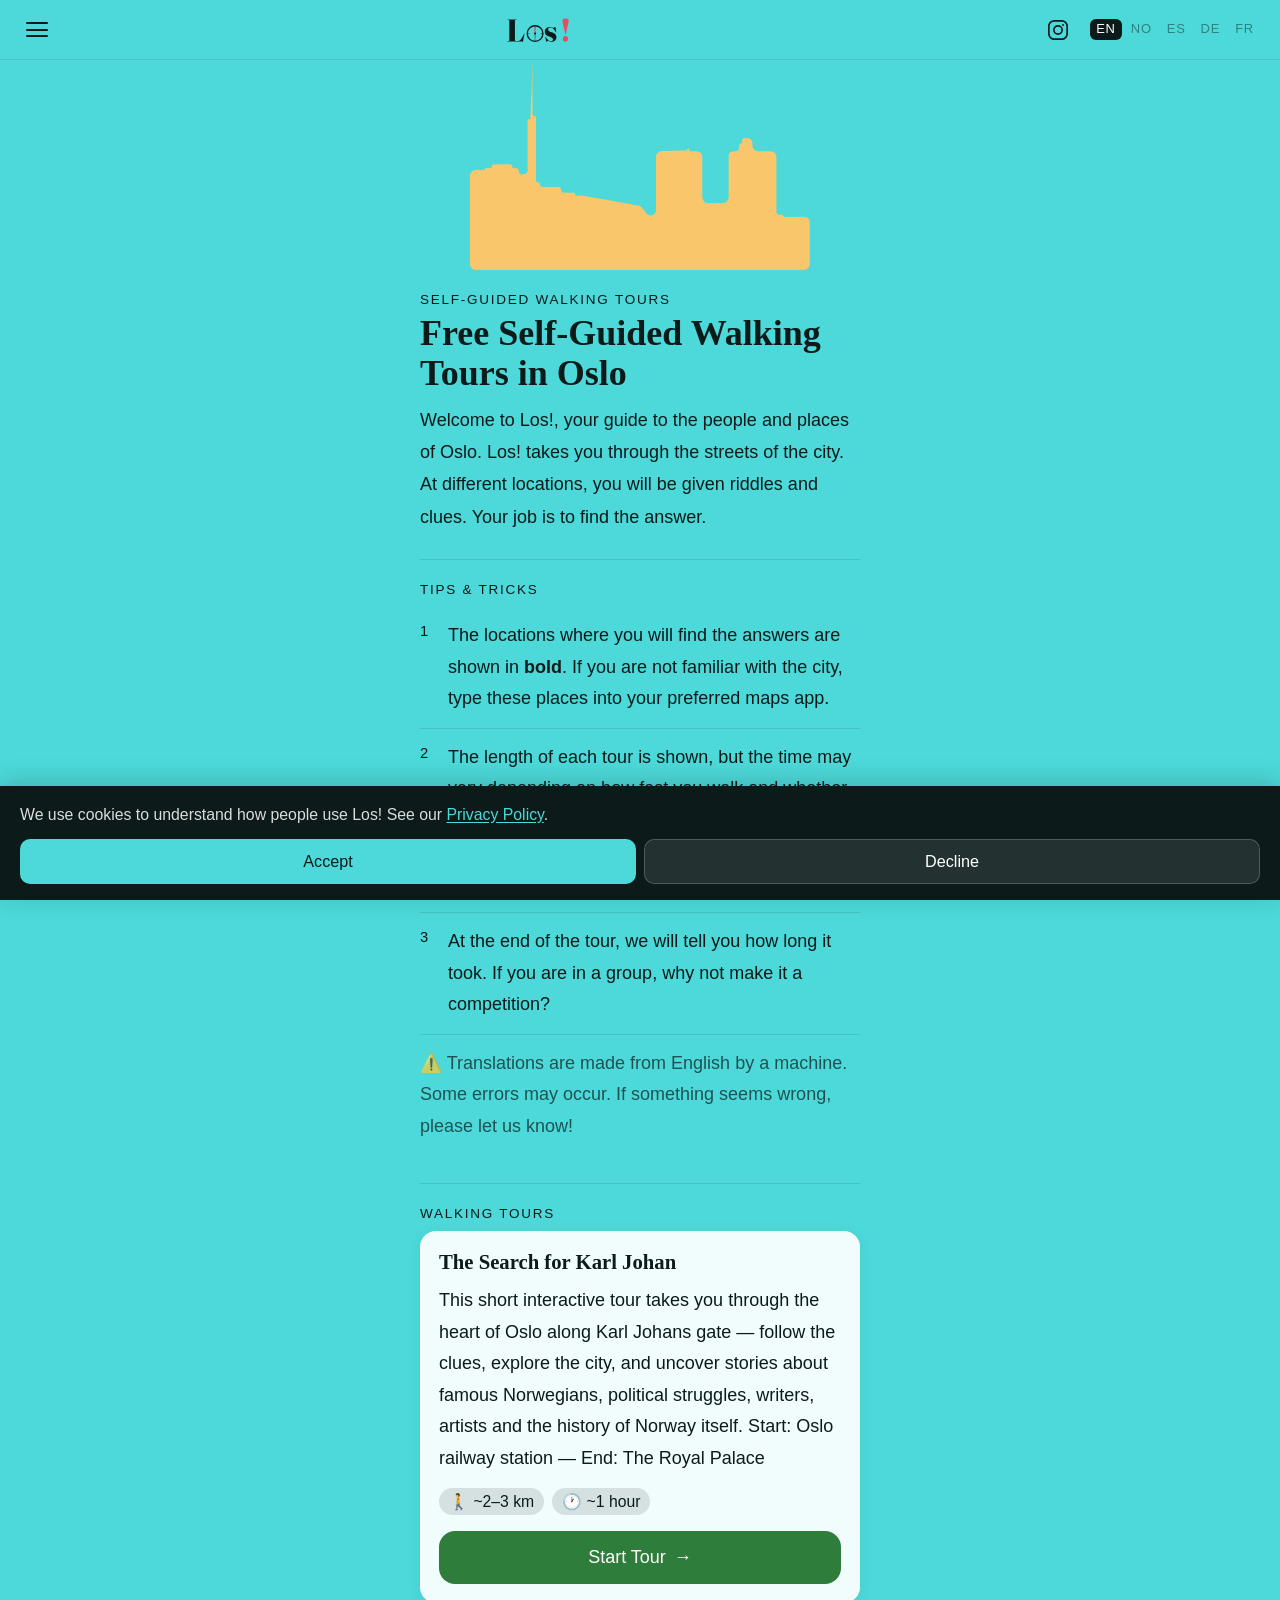
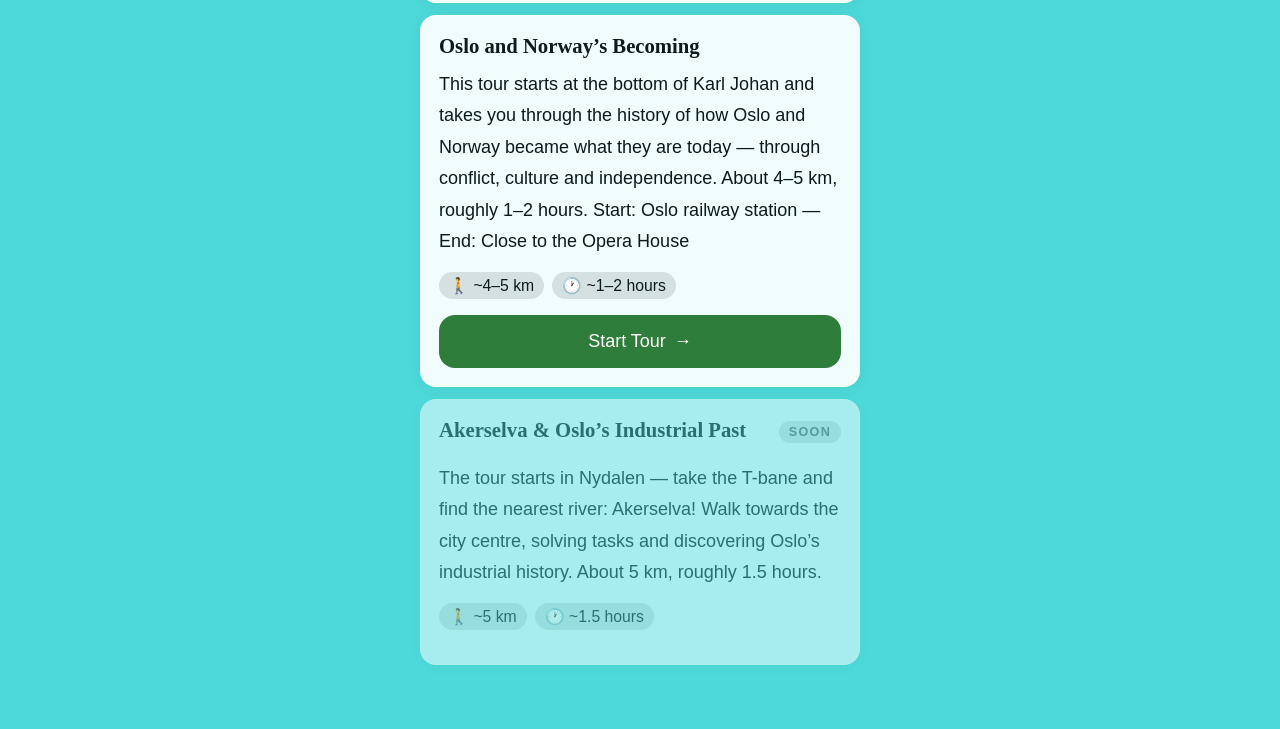
<file: index.html>
<!DOCTYPE html>
<html lang="en">
<head>
    <meta charset="UTF-8">
  <meta name="viewport" content="width=device-width, initial-scale=1.0">
  <title>Los! – Free Self-Guided Walking Tours in Oslo</title>
  <meta name="description" content="Explore Oslo on foot with Los! — free, self-guided walking tours through the city's history, people and places. No booking, no guide needed.">
  <meta name="robots" content="index, follow">
  <link rel="canonical" href="https://loswalk.com/">
  <!-- Open Graph (Facebook, WhatsApp, LinkedIn) -->
  <meta property="og:type" content="website">
  <meta property="og:url" content="https://loswalk.com/">
  <meta property="og:title" content="Los! – Free Self-Guided Walking Tours in Oslo">
  <meta property="og:description" content="Explore Oslo on foot with Los! — free, self-guided walking tours through the city's history, people and places. No booking, no guide needed.">
  <meta property="og:image" content="https://loswalk.com/osloskyline.png">
  <meta property="og:locale" content="en_GB">
  <meta property="og:site_name" content="Los!">
  <!-- Twitter / X card -->
  <meta name="twitter:card" content="summary_large_image">
  <meta name="twitter:title" content="Los! – Free Self-Guided Walking Tours in Oslo">
  <meta name="twitter:description" content="Explore Oslo on foot with Los! — free, self-guided walking tours through the city's history, people and places. No booking, no guide needed.">
  <meta name="twitter:image" content="https://loswalk.com/osloskyline.png">
  <link rel="icon" type="image/png" sizes="32x32" href="favicon-32x32.png">
  <link rel="icon" type="image/png" sizes="16x16" href="favicon-16x16.png">
  <link rel="apple-touch-icon" sizes="180x180" href="favicon-180x180.png">
  <link rel="manifest" href="site.webmanifest">
  <meta name="theme-color" content="#0c1a1a">
  <link rel="stylesheet" href="style.css">
<script type="application/ld+json">
{
  "@context": "https://schema.org",
  "@type": "WebSite",
  "name": "Los!",
  "url": "https://loswalk.com",
  "description": "Free self-guided walking tours in Oslo. Discover the city's history, people and places at your own pace.",
  "inLanguage": ["en", "no", "es", "de", "fr"],
  "offers": {
    "@type": "Offer",
    "price": "0",
    "priceCurrency": "NOK"
  }
}
</script>
<script type="application/ld+json">
{
  "@context": "https://schema.org",
  "@type": "ItemList",
  "name": "Oslo Walking Tours",
  "description": "Free self-guided walking tours in Oslo by Los!",
  "itemListElement": [
    {
      "@type": "ListItem",
      "position": 1,
      "item": {
        "@type": "TouristTrip",
        "name": "Oslo and Norway's Becoming",
        "description": "Walk through the history of how Oslo and Norway became what they are today — through conflict, culture and independence. Starts at Karl Johans gate.",
        "touristType": "History enthusiasts, culture tourists",
        "itinerary": {
          "@type": "ItemList",
          "name": "Tour stops",
          "itemListElement": [
            {"@type": "ListItem", "position": 1, "name": "Østbanehallen, Karl Johans gate"},
            {"@type": "ListItem", "position": 2, "name": "Stortorget, Oslo Cathedral"},
            {"@type": "ListItem", "position": 3, "name": "Stortinget"},
            {"@type": "ListItem", "position": 4, "name": "Nationaltheatret"},
            {"@type": "ListItem", "position": 5, "name": "The Royal Palace"},
            {"@type": "ListItem", "position": 6, "name": "7. juli plassen"},
            {"@type": "ListItem", "position": 7, "name": "Rådhusplassen"},
            {"@type": "ListItem", "position": 8, "name": "Akershus Fortress"},
            {"@type": "ListItem", "position": 9, "name": "Gamle Logen"},
            {"@type": "ListItem", "position": 10, "name": "Oslo Opera House"}
          ]
        },
        "offers": {"@type": "Offer", "price": "0", "priceCurrency": "NOK"},
        "provider": {"@type": "Organization", "name": "Los!", "url": "https://loswalk.com"},
        "url": "https://loswalk.com/game.html?tour=becoming"
      }
    },
    {
      "@type": "ListItem",
      "position": 2,
      "item": {
        "@type": "TouristTrip",
        "name": "The Search for Karl Johan",
        "description": "Walk Karl Johans gate from the railway station to the Royal Palace, solving tasks and discovering the people and places along the city's most famous street.",
        "touristType": "Culture tourists, first-time visitors",
        "itinerary": {
          "@type": "ItemList",
          "name": "Tour stops",
          "itemListElement": [
            {"@type": "ListItem", "position": 1, "name": "Oslo railway station"},
            {"@type": "ListItem", "position": 2, "name": "Stortorget, Oslo Cathedral"},
            {"@type": "ListItem", "position": 3, "name": "Stortinget"},
            {"@type": "ListItem", "position": 4, "name": "Nationaltheatret"},
            {"@type": "ListItem", "position": 5, "name": "The Royal Palace"}
          ]
        },
        "offers": {"@type": "Offer", "price": "0", "priceCurrency": "NOK"},
        "provider": {"@type": "Organization", "name": "Los!", "url": "https://loswalk.com"},
        "url": "https://loswalk.com/game.html?tour=greathits"
      }
    }
  ]
}
</script>
<script type="application/ld+json">
{
  "@context": "https://schema.org",
  "@type": "FAQPage",
  "mainEntity": [
    {
      "@type": "Question",
      "name": "Is Los! free to use?",
      "acceptedAnswer": {
        "@type": "Answer",
        "text": "Yes, Los! is completely free. No booking, no registration, no guide needed. Just show up and start walking."
      }
    },
    {
      "@type": "Question",
      "name": "How long are the walking tours in Oslo?",
      "acceptedAnswer": {
        "@type": "Answer",
        "text": "The Search for Karl Johan is about 2–3 km and takes roughly one hour. The Oslo and Norway's Becoming tour is about 4–5 km and takes 1–2 hours."
      }
    },
    {
      "@type": "Question",
      "name": "Do I need to download an app for the Oslo walking tours?",
      "acceptedAnswer": {
        "@type": "Answer",
        "text": "No download needed. Los! works directly in your mobile browser at loswalk.com."
      }
    },
    {
      "@type": "Question",
      "name": "What languages are the Oslo walking tours available in?",
      "acceptedAnswer": {
        "@type": "Answer",
        "text": "Los! is available in English, Norwegian, Spanish, German and French."
      }
    },
    {
      "@type": "Question",
      "name": "Where do the Oslo walking tours start?",
      "acceptedAnswer": {
        "@type": "Answer",
        "text": "Both active tours start at Oslo railway station (Østbanehallen) at the bottom of Karl Johans gate."
      }
    }
  ]
}
</script>
</head>
<body>

<!-- HEADER -->
<header class="header">
  <button class="hamburger" id="menuBtn" aria-label="Open navigation menu" aria-expanded="false" aria-controls="menuPanel">
    <span></span><span></span><span></span>
  </button>
  <a href="/" style="display:flex;align-items:center;line-height:1;text-decoration:none;" aria-label="Los! home">
    <svg width="85" height="36" viewBox="0 0 260 110" fill="none" xmlns="http://www.w3.org/2000/svg" aria-label="Los! logo">
      <g clip-path="url(#clip0_207_42)">
        <path d="M35.632 23.904L32.416 24.432C31.776 24.56 31.264 24.736 30.88 24.96C30.528 25.184 30.352 25.504 30.352 25.92V86.544C30.352 87.312 30.56 87.856 30.976 88.176C31.424 88.496 32.048 88.656 32.848 88.656H38.752C40.32 88.656 41.872 88.336 43.408 87.696C44.944 87.024 46.512 85.824 48.112 84.096C49.744 82.336 51.408 79.84 53.104 76.608L58.336 66.768C58.464 66.544 58.592 66.4 58.72 66.336C58.848 66.24 58.976 66.224 59.104 66.288C59.328 66.32 59.472 66.416 59.536 66.576C59.6 66.736 59.584 66.976 59.488 67.296L54.928 89.904C54.8 90.448 54.688 90.8 54.592 90.96C54.496 91.12 54.368 91.2 54.208 91.2C53.984 91.2 53.648 91.104 53.2 90.912C52.752 90.72 52.176 90.512 51.472 90.288C50.8 90.096 50 90 49.072 90H7.936C7.712 90 7.536 89.952 7.408 89.856C7.28 89.76 7.216 89.648 7.216 89.52C7.216 89.232 7.472 89.024 7.984 88.896L11.2 88.368C11.904 88.24 12.416 88.064 12.736 87.84C13.088 87.616 13.264 87.296 13.264 86.88V25.92C13.264 25.504 13.088 25.184 12.736 24.96C12.416 24.736 11.904 24.56 11.2 24.432L7.984 23.904C7.472 23.776 7.216 23.568 7.216 23.28C7.216 23.152 7.28 23.04 7.408 22.944C7.536 22.848 7.712 22.8 7.936 22.8H35.728C35.952 22.8 36.128 22.848 36.256 22.944C36.384 23.04 36.448 23.152 36.448 23.28C36.448 23.568 36.176 23.776 35.632 23.904Z" fill="#0C1A1A"/>
        <path d="M92 90C105.255 90 116 79.2548 116 66C116 52.7452 105.255 42 92 42C78.7452 42 68 52.7452 68 66C68 79.2548 78.7452 90 92 90Z" stroke="#0C1A1A" stroke-width="4"/>
        <path d="M92 43V48" stroke="#0C1A1A" stroke-width="1.5" stroke-linecap="round"/>
        <path d="M92 84V89" stroke="#0C1A1A" stroke-width="1.5" stroke-linecap="round"/>
        <path d="M115 66H110" stroke="#0C1A1A" stroke-width="1.5" stroke-linecap="round"/>
        <path d="M69 66H74" stroke="#0C1A1A" stroke-width="1.5" stroke-linecap="round"/>
        <path d="M92 66V48" stroke="#E84C61" stroke-width="4" stroke-linecap="round"/>
        <path opacity="0.35" d="M92 66V80" stroke="#0C1A1A" stroke-width="4" stroke-linecap="round"/>
        <path d="M92 69C93.6569 69 95 67.6569 95 66C95 64.3431 93.6569 63 92 63C90.3431 63 89 64.3431 89 66C89 67.6569 90.3431 69 92 69Z" fill="#0C1A1A"/>
        <path d="M140.496 89.568C142.48 89.568 144.032 89.072 145.152 88.08C146.272 87.056 146.832 85.744 146.832 84.144C146.832 82.992 146.56 81.936 146.016 80.976C145.504 80.016 144.576 79.136 143.232 78.336C141.888 77.504 140.032 76.704 137.664 75.936C133.568 74.624 130.368 73.184 128.064 71.616C125.76 70.016 124.144 68.224 123.216 66.24C122.288 64.256 121.824 62.032 121.824 59.568C121.824 55.28 123.28 51.984 126.192 49.68C129.104 47.344 133.024 46.176 137.952 46.176C139.968 46.176 141.616 46.368 142.896 46.752C144.176 47.104 145.152 47.472 145.824 47.856C146.528 48.24 147.008 48.432 147.264 48.432C147.616 48.432 148.24 48.24 149.136 47.856C150.064 47.472 150.976 47.104 151.872 46.752C152.768 46.368 153.376 46.176 153.696 46.176C153.888 46.176 154.064 46.224 154.224 46.32C154.384 46.416 154.48 46.608 154.512 46.896L156.816 61.104C156.912 61.456 156.928 61.744 156.864 61.968C156.832 62.192 156.736 62.336 156.576 62.4C156.448 62.464 156.32 62.464 156.192 62.4C156.064 62.336 155.936 62.224 155.808 62.064C153.728 58.352 151.76 55.44 149.904 53.328C148.08 51.184 146.256 49.68 144.432 48.816C142.608 47.92 140.656 47.472 138.576 47.472C136.464 47.472 134.832 48 133.68 49.056C132.56 50.112 132 51.52 132 53.28C132 54.528 132.288 55.664 132.864 56.688C133.472 57.712 134.544 58.656 136.08 59.52C137.616 60.352 139.824 61.168 142.704 61.968C146.288 62.96 149.136 64.208 151.248 65.712C153.392 67.216 154.928 68.944 155.856 70.896C156.784 72.816 157.248 74.928 157.248 77.232C157.248 80.048 156.544 82.48 155.136 84.528C153.76 86.576 151.904 88.16 149.568 89.28C147.232 90.4 144.624 90.96 141.744 90.96C139.92 90.96 138.352 90.72 137.04 90.24C135.76 89.792 134.72 89.328 133.92 88.848C133.152 88.368 132.656 88.128 132.432 88.128C132.176 88.128 131.632 88.352 130.8 88.8C130 89.216 129.168 89.632 128.304 90.048C127.44 90.496 126.848 90.72 126.528 90.72C126.304 90.72 126.096 90.624 125.904 90.432C125.712 90.24 125.568 89.92 125.472 89.472L123.648 77.472C123.584 77.024 123.568 76.704 123.6 76.512C123.664 76.288 123.792 76.128 123.984 76.032C124.08 75.968 124.192 75.984 124.32 76.08C124.448 76.144 124.576 76.272 124.704 76.464C127.52 81.168 130.208 84.528 132.768 86.544C135.36 88.56 137.936 89.568 140.496 89.568Z" fill="#0C1A1A"/>
        <path d="M185.584 19.488C188.784 19.488 191.104 20.192 192.544 21.6C194.016 22.976 194.752 24.736 194.752 26.88C194.752 27.808 194.672 28.88 194.512 30.096C194.352 31.28 194.112 32.416 193.792 33.504L185.728 68.976C185.664 69.168 185.6 69.312 185.536 69.408C185.472 69.504 185.344 69.552 185.152 69.552C184.96 69.552 184.832 69.504 184.768 69.408C184.704 69.312 184.64 69.168 184.576 68.976L176.848 33.264C176.432 31.792 176.176 30.608 176.08 29.712C175.984 28.784 175.936 27.824 175.936 26.832C175.936 24.72 176.752 22.976 178.384 21.6C180.016 20.192 182.416 19.488 185.584 19.488ZM184.864 90.816C183.296 90.816 181.872 90.432 180.592 89.664C179.344 88.864 178.336 87.792 177.568 86.448C176.832 85.104 176.464 83.648 176.464 82.08C176.464 80.512 176.848 79.072 177.616 77.76C178.384 76.448 179.392 75.408 180.64 74.64C181.92 73.872 183.328 73.488 184.864 73.488C186.496 73.488 187.952 73.888 189.232 74.688C190.512 75.456 191.52 76.496 192.256 77.808C193.024 79.088 193.408 80.512 193.408 82.08C193.408 83.648 193.024 85.104 192.256 86.448C191.52 87.792 190.512 88.864 189.232 89.664C187.952 90.432 186.496 90.816 184.864 90.816Z" fill="#E84C61"/>
      </g>
      <defs>
        <clipPath id="clip0_207_42">
          <rect width="260" height="110" fill="white"/>
        </clipPath>
      </defs>
    </svg>
  </a>
  <div class="header-right">
    <a href="https://www.instagram.com/loswalk" target="_blank" rel="noopener" class="header-ig-btn" aria-label="Los! on Instagram">
      <svg width="22" height="22" viewBox="0 0 24 24" fill="none" xmlns="http://www.w3.org/2000/svg" aria-hidden="true">
        <rect x="2" y="2" width="20" height="20" rx="6" stroke="#0c1a1a" stroke-width="1.8" fill="none"/>
        <circle cx="12" cy="12" r="4.5" stroke="#0c1a1a" stroke-width="1.8" fill="none"/>
        <circle cx="17.5" cy="6.5" r="1" fill="#0c1a1a"/>
      </svg>
    </a>
    <div id="langSwitcher"></div>
  </div>
</header>

<!-- SLIDE MENU -->
<div class="menu-overlay" id="menuOverlay"></div>
<nav class="menu-panel" id="menuPanel" aria-label="Main navigation" aria-hidden="true">
  <div class="menu-head">
    <button class="menu-close" id="menuClose" aria-label="Close navigation menu">✕</button>
    <img src="loslogo.svg" alt="Los!" style="height:28px;width:auto;filter:brightness(0) invert(1);" />
    <div class="menu-tagline" id="menuTagline">Walking tours · Oslo</div>
  </div>
  <div class="menu-nav">
    <a class="menu-item" id="navHome" href="/">&#8962;&nbsp;&nbsp;Home</a>
    <a class="menu-item" id="navAbout" href="about.html">i&nbsp;&nbsp;About</a>
    <a class="menu-item" id="navPrivacy" href="privacy.html">&#9878;&nbsp;&nbsp;Privacy Policy</a>
  </div>
</nav>

<!-- PAGE -->
<div class="page-wrap">
  <div class="skyline-wrap">
    <img src="osloskyline.png" alt="Oslo skyline silhouette" />
  </div>

  <div class="front-content">
    <p class="eyebrow" id="frontEyebrow">Self-guided walking tours</p>
    <h1 class="front-headline" id="frontHeadline">Free Self-Guided Walking Tours in Oslo</h1>
    <p class="front-intro" id="frontIntro">Welcome to Los!, your guide to the people and places of Oslo. Los! navigates you through the streets of the city. You will be given riddles and clues in different places, and your job is to find the answer.</p>

    <div class="section-divider"></div>
    <p class="tips-label" id="tipsLabel">Tips &amp; Tricks</p>
    <ul class="tips-list">
      <li data-n="1" id="tip1">The locations where you will find the answers are shown in <strong>bold</strong>. If you are not familiar with the city, enter these places into your preferred online maps service.</li>
      <li data-n="2" id="tip2">The duration of the tours is indicated, but may depend on your walking pace and possible stops along the way. We have made some recommendations on cafés and similar stops that might interest you.</li>
      <li data-n="3" id="tip3">At the end of the tour, we will show you how much time you spent. If you are part of a group, why not make it a competition!</li>
      <li data-n="" id="tip4" style="list-style:none;padding-left:0;border-bottom:none;opacity:0.7;">⚠️ Translations are made from English by machine — certain errors might occur. If they bother you, please let us know!</li>
    </ul>

    <div class="section-divider"></div>
    <p class="tips-label" id="toursLabel">Walking Tours</p>

    <!-- Tour 1: The Search for Karl Johan — ACTIVE -->
    <div class="tour-card">
      <h2 class="tour-card-title" id="tour1Title">The Search for Karl Johan</h2>
      <p class="tour-card-desc" id="tour1Desc">This short interactive tour takes you through the heart of Oslo along Karl Johans gate — follow the clues, explore the city, and uncover stories about famous Norwegians, political struggles, writers, artists and the history of Norway itself. Start: Oslo railway station — End: The Royal Palace</p>
      <div class="tour-card-meta">
        <span class="tour-meta-chip">🚶 ~2&#8211;3 km</span>
        <span class="tour-meta-chip">🕐 ~1 hour</span>
      </div>
      <a href="game.html?tour=greathits" class="tour-start-btn" aria-label="Start The Search for Karl Johan tour">
        Start Tour <span class="arrow">&#8594;</span>
      </a>
    </div>

    <!-- Tour 2: Oslo and Norway's Becoming — ACTIVE -->
    <div class="tour-card">
      <h2 class="tour-card-title" id="tour2Title">Oslo and Norway&#8217;s Becoming</h2>
      <p class="tour-card-desc" id="tour2Desc">This tour starts at the bottom of Karl Johan and takes you through the history of how Oslo and Norway became what they are today &#8212; through conflict, culture and independence. About 4&#8211;5 km, roughly 1&#8211;2 hours. Start: Oslo railway station &#8212; End: Close to the Opera House</p>
      <div class="tour-card-meta">
        <span class="tour-meta-chip">🚶 ~4&#8211;5 km</span>
        <span class="tour-meta-chip">🕐 ~1&#8211;2 hours</span>
      </div>
      <a href="game.html?tour=becoming" class="tour-start-btn" aria-label="Start Oslo and Norway's Becoming tour">
        Start Tour <span class="arrow">&#8594;</span>
      </a>
    </div>

    <!-- Tour 3: Akerselva — SOON -->
    <div class="tour-card tour-card--soon">
      <div class="tour-card-header">
        <h2 class="tour-card-title" id="tour3Title">Akerselva &amp; Oslo&#8217;s Industrial Past</h2>
        <span class="tour-soon-badge" id="soonBadge">Soon</span>
      </div>
      <p class="tour-card-desc" id="tour3Desc">The tour starts in Nydalen &#8212; take the T-bane and find the nearest river: Akerselva! Walk towards the city centre, solving tasks and discovering Oslo&#8217;s industrial history along the way. About 5 km, roughly 1.5 hours.</p>
      <div class="tour-card-meta">
        <span class="tour-meta-chip">🚶 ~5 km</span>
        <span class="tour-meta-chip">🕐 ~1.5 hours</span>
      </div>
    </div>

  </div>
</div>

<script src="translations.js"></script>
<script src="game.js"></script>
<script>
  document.addEventListener('DOMContentLoaded', () => { initMenu(); buildLangSwitcher(); applyTranslations(); initConsent(); });
</script>
</body>
</html>
</file>
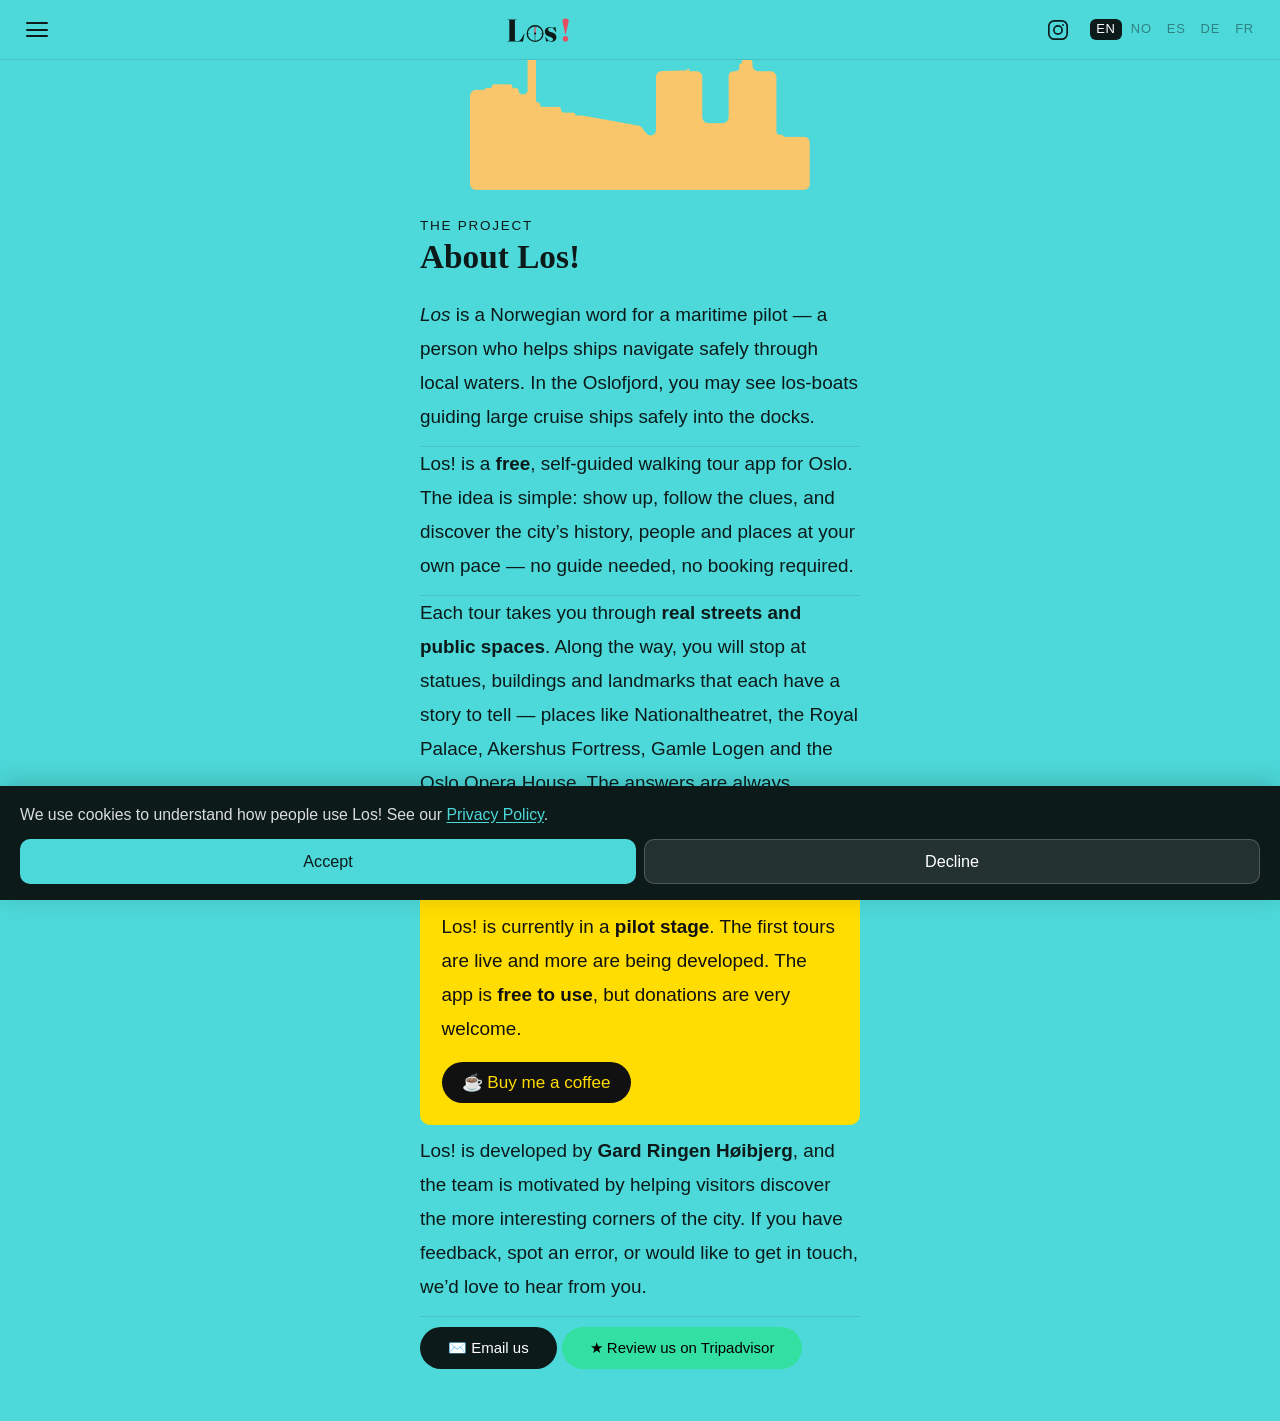
<file: about.html>
<!DOCTYPE html>
<html lang="en">
<head>
    <meta charset="UTF-8">
  <meta name="viewport" content="width=device-width, initial-scale=1.0">
  <title>About Los! – Free Walking Tours in Oslo</title>
  <meta name="description" content="Los! is a free self-guided walking tour app for Oslo. Discover the city's history, statues and stories at your own pace.">
  <meta name="robots" content="index, follow">
  <link rel="canonical" href="https://loswalk.com/about.html">

  <!-- Open Graph (Facebook, WhatsApp, LinkedIn) -->
  <meta property="og:type" content="website">
  <meta property="og:url" content="https://loswalk.com/about.html">
  <meta property="og:title" content="About Los! – Free Walking Tours in Oslo">
  <meta property="og:description" content="Los! is a free self-guided walking tour app for Oslo. Discover the city's history, statues and stories at your own pace.">
  <meta property="og:image" content="https://loswalk.com/osloskyline.png">
  <meta property="og:locale" content="en_GB">
  <meta property="og:site_name" content="Los!">

  <!-- Twitter / X card -->
  <meta name="twitter:card" content="summary_large_image">
  <meta name="twitter:title" content="About Los! – Free Walking Tours in Oslo">
  <meta name="twitter:description" content="Los! is a free self-guided walking tour app for Oslo. Discover the city's history, statues and stories at your own pace.">
  <meta name="twitter:image" content="https://loswalk.com/osloskyline.png">

  <link rel="icon" type="image/png" sizes="32x32" href="favicon-32x32.png">
  <link rel="icon" type="image/png" sizes="16x16" href="favicon-16x16.png">
  <link rel="apple-touch-icon" sizes="180x180" href="favicon-180x180.png">
  <link rel="manifest" href="site.webmanifest">
  <meta name="theme-color" content="#0c1a1a">
  <link rel="stylesheet" href="style.css">
<script type="application/ld+json">
{
  "@context": "https://schema.org",
  "@type": "Organization",
  "name": "Los!",
  "url": "https://loswalk.com",
  "description": "Los! provides free self-guided walking tours in Oslo, Norway. Discover the city's history, statues and stories at your own pace — no guide needed, no booking required.",
  "founder": {
    "@type": "Person",
    "name": "Gard Ringen Høibjerg"
  },
  "areaServed": {
    "@type": "City",
    "name": "Oslo",
    "containedInPlace": {
      "@type": "Country",
      "name": "Norway"
    }
  },
  "offers": {
    "@type": "Offer",
    "price": "0",
    "priceCurrency": "NOK",
    "description": "Free self-guided walking tours"
  },
  "sameAs": [
    "https://loswalk.com"
  ]
}
</script>
</head>
<body>

<!-- HEADER -->
<header class="header">
  <button class="hamburger" id="menuBtn" aria-label="Open navigation menu" aria-expanded="false" aria-controls="menuPanel">
    <span></span><span></span><span></span>
  </button>
<a href="/" style="display:flex;align-items:center;line-height:1;text-decoration:none;" aria-label="Los! home">
    <svg width="85" height="36" viewBox="0 0 260 110" fill="none" xmlns="http://www.w3.org/2000/svg" aria-label="Los! logo">
<g clip-path="url(#clip0_207_42)">
<path d="M35.632 23.904L32.416 24.432C31.776 24.56 31.264 24.736 30.88 24.96C30.528 25.184 30.352 25.504 30.352 25.92V86.544C30.352 87.312 30.56 87.856 30.976 88.176C31.424 88.496 32.048 88.656 32.848 88.656H38.752C40.32 88.656 41.872 88.336 43.408 87.696C44.944 87.024 46.512 85.824 48.112 84.096C49.744 82.336 51.408 79.84 53.104 76.608L58.336 66.768C58.464 66.544 58.592 66.4 58.72 66.336C58.848 66.24 58.976 66.224 59.104 66.288C59.328 66.32 59.472 66.416 59.536 66.576C59.6 66.736 59.584 66.976 59.488 67.296L54.928 89.904C54.8 90.448 54.688 90.8 54.592 90.96C54.496 91.12 54.368 91.2 54.208 91.2C53.984 91.2 53.648 91.104 53.2 90.912C52.752 90.72 52.176 90.512 51.472 90.288C50.8 90.096 50 90 49.072 90H7.936C7.712 90 7.536 89.952 7.408 89.856C7.28 89.76 7.216 89.648 7.216 89.52C7.216 89.232 7.472 89.024 7.984 88.896L11.2 88.368C11.904 88.24 12.416 88.064 12.736 87.84C13.088 87.616 13.264 87.296 13.264 86.88V25.92C13.264 25.504 13.088 25.184 12.736 24.96C12.416 24.736 11.904 24.56 11.2 24.432L7.984 23.904C7.472 23.776 7.216 23.568 7.216 23.28C7.216 23.152 7.28 23.04 7.408 22.944C7.536 22.848 7.712 22.8 7.936 22.8H35.728C35.952 22.8 36.128 22.848 36.256 22.944C36.384 23.04 36.448 23.152 36.448 23.28C36.448 23.568 36.176 23.776 35.632 23.904Z" fill="#0C1A1A"/>
<path d="M92 90C105.255 90 116 79.2548 116 66C116 52.7452 105.255 42 92 42C78.7452 42 68 52.7452 68 66C68 79.2548 78.7452 90 92 90Z" stroke="#0C1A1A" stroke-width="4"/>
<path d="M92 43V48" stroke="#0C1A1A" stroke-width="1.5" stroke-linecap="round"/>
<path d="M92 84V89" stroke="#0C1A1A" stroke-width="1.5" stroke-linecap="round"/>
<path d="M115 66H110" stroke="#0C1A1A" stroke-width="1.5" stroke-linecap="round"/>
<path d="M69 66H74" stroke="#0C1A1A" stroke-width="1.5" stroke-linecap="round"/>
<path d="M92 66V48" stroke="#E84C61" stroke-width="4" stroke-linecap="round"/>
<path opacity="0.35" d="M92 66V80" stroke="#0C1A1A" stroke-width="4" stroke-linecap="round"/>
<path d="M92 69C93.6569 69 95 67.6569 95 66C95 64.3431 93.6569 63 92 63C90.3431 63 89 64.3431 89 66C89 67.6569 90.3431 69 92 69Z" fill="#0C1A1A"/>
<path d="M140.496 89.568C142.48 89.568 144.032 89.072 145.152 88.08C146.272 87.056 146.832 85.744 146.832 84.144C146.832 82.992 146.56 81.936 146.016 80.976C145.504 80.016 144.576 79.136 143.232 78.336C141.888 77.504 140.032 76.704 137.664 75.936C133.568 74.624 130.368 73.184 128.064 71.616C125.76 70.016 124.144 68.224 123.216 66.24C122.288 64.256 121.824 62.032 121.824 59.568C121.824 55.28 123.28 51.984 126.192 49.68C129.104 47.344 133.024 46.176 137.952 46.176C139.968 46.176 141.616 46.368 142.896 46.752C144.176 47.104 145.152 47.472 145.824 47.856C146.528 48.24 147.008 48.432 147.264 48.432C147.616 48.432 148.24 48.24 149.136 47.856C150.064 47.472 150.976 47.104 151.872 46.752C152.768 46.368 153.376 46.176 153.696 46.176C153.888 46.176 154.064 46.224 154.224 46.32C154.384 46.416 154.48 46.608 154.512 46.896L156.816 61.104C156.912 61.456 156.928 61.744 156.864 61.968C156.832 62.192 156.736 62.336 156.576 62.4C156.448 62.464 156.32 62.464 156.192 62.4C156.064 62.336 155.936 62.224 155.808 62.064C153.728 58.352 151.76 55.44 149.904 53.328C148.08 51.184 146.256 49.68 144.432 48.816C142.608 47.92 140.656 47.472 138.576 47.472C136.464 47.472 134.832 48 133.68 49.056C132.56 50.112 132 51.52 132 53.28C132 54.528 132.288 55.664 132.864 56.688C133.472 57.712 134.544 58.656 136.08 59.52C137.616 60.352 139.824 61.168 142.704 61.968C146.288 62.96 149.136 64.208 151.248 65.712C153.392 67.216 154.928 68.944 155.856 70.896C156.784 72.816 157.248 74.928 157.248 77.232C157.248 80.048 156.544 82.48 155.136 84.528C153.76 86.576 151.904 88.16 149.568 89.28C147.232 90.4 144.624 90.96 141.744 90.96C139.92 90.96 138.352 90.72 137.04 90.24C135.76 89.792 134.72 89.328 133.92 88.848C133.152 88.368 132.656 88.128 132.432 88.128C132.176 88.128 131.632 88.352 130.8 88.8C130 89.216 129.168 89.632 128.304 90.048C127.44 90.496 126.848 90.72 126.528 90.72C126.304 90.72 126.096 90.624 125.904 90.432C125.712 90.24 125.568 89.92 125.472 89.472L123.648 77.472C123.584 77.024 123.568 76.704 123.6 76.512C123.664 76.288 123.792 76.128 123.984 76.032C124.08 75.968 124.192 75.984 124.32 76.08C124.448 76.144 124.576 76.272 124.704 76.464C127.52 81.168 130.208 84.528 132.768 86.544C135.36 88.56 137.936 89.568 140.496 89.568Z" fill="#0C1A1A"/>
<path d="M185.584 19.488C188.784 19.488 191.104 20.192 192.544 21.6C194.016 22.976 194.752 24.736 194.752 26.88C194.752 27.808 194.672 28.88 194.512 30.096C194.352 31.28 194.112 32.416 193.792 33.504L185.728 68.976C185.664 69.168 185.6 69.312 185.536 69.408C185.472 69.504 185.344 69.552 185.152 69.552C184.96 69.552 184.832 69.504 184.768 69.408C184.704 69.312 184.64 69.168 184.576 68.976L176.848 33.264C176.432 31.792 176.176 30.608 176.08 29.712C175.984 28.784 175.936 27.824 175.936 26.832C175.936 24.72 176.752 22.976 178.384 21.6C180.016 20.192 182.416 19.488 185.584 19.488ZM184.864 90.816C183.296 90.816 181.872 90.432 180.592 89.664C179.344 88.864 178.336 87.792 177.568 86.448C176.832 85.104 176.464 83.648 176.464 82.08C176.464 80.512 176.848 79.072 177.616 77.76C178.384 76.448 179.392 75.408 180.64 74.64C181.92 73.872 183.328 73.488 184.864 73.488C186.496 73.488 187.952 73.888 189.232 74.688C190.512 75.456 191.52 76.496 192.256 77.808C193.024 79.088 193.408 80.512 193.408 82.08C193.408 83.648 193.024 85.104 192.256 86.448C191.52 87.792 190.512 88.864 189.232 89.664C187.952 90.432 186.496 90.816 184.864 90.816Z" fill="#E84C61"/>
</g>
<defs>
<clipPath id="clip0_207_42">
<rect width="260" height="110" fill="white"/>
</clipPath>
</defs>
</svg>
  </a>
  <div class="header-right">
    <a href="https://www.instagram.com/loswalk" target="_blank" rel="noopener" class="header-ig-btn" aria-label="Los! on Instagram">
    <svg width="22" height="22" viewBox="0 0 24 24" fill="none" xmlns="http://www.w3.org/2000/svg" aria-hidden="true">
      <rect x="2" y="2" width="20" height="20" rx="6" stroke="#0c1a1a" stroke-width="1.8" fill="none"/>
      <circle cx="12" cy="12" r="4.5" stroke="#0c1a1a" stroke-width="1.8" fill="none"/>
      <circle cx="17.5" cy="6.5" r="1" fill="#0c1a1a"/>
    </svg>
  </a>
    <div id="langSwitcher"></div>
  </div>
</header>

<!-- SLIDE MENU -->
<div class="menu-overlay" id="menuOverlay"></div>
<nav class="menu-panel" id="menuPanel" aria-label="Main navigation" aria-hidden="true">
  <div class="menu-head">
    <button class="menu-close" id="menuClose" aria-label="Close navigation menu">✕</button>
    <img src="loslogo.svg" alt="Los!" style="height:28px;width:auto;filter:brightness(0) invert(1);" />
    <div class="menu-tagline" id="menuTagline">Walking tours · Oslo</div>
  </div>
  <div class="menu-nav">
    <a class="menu-item" id="navHome" href="/">⌂  Home</a>
    <a class="menu-item" href="game.html">↗&nbsp;&nbsp;Start Tour</a>
    <a class="menu-item" id="navAbout" href="about.html">i  About</a>
    <a class="menu-item" id="navPrivacy" href="privacy.html">⚖  Privacy Policy</a>
  </div>
</nav>

<!-- PAGE -->
<div class="page-wrap">
  <div class="skyline-wrap sm">
    <img src="osloskyline.png" alt="Oslo skyline silhouette" />
  </div>

  <div class="about-content">
    <p class="eyebrow" id="aboutEyebrow">The project</p>
    <h1 class="page-title" id="aboutTitle">About Los!</h1>
        <div class="about-body">
      <p id="aboutP1"><em>Los</em> is a Norwegian word for a maritime pilot: a person who helps ships navigate in local waters. In the Oslofjord, you may see los-boats helping large cruise ships find their way to the docks.</p>
      <p id="aboutP2">Los! is a <strong>free</strong>, self-guided walking tour app for Oslo. The idea is simple: show up, follow the clues, and discover the city’s history, people, and places at your own pace — no guide needed, no booking required.</p>
      <p id="aboutP3">Each tour takes you through <strong>real streets and public spaces</strong>, stopping at statues, buildings, and landmarks that each carry a story. The answers are always somewhere nearby — look around, read the environment, and enjoy the walk.</p>
      <div class="about-donate">
        <p id="aboutP4">Los! is currently in a <strong>pilot stage</strong>. The first tour is live and more are in development. The app is <strong>free to use</strong>, but donations are very welcome.</p>
        <a href="https://buymeacoffee.com/loswalk" target="_blank" rel="noopener" class="about-coffee-btn">☕ Buy me a coffee</a>
      </div>
      <p id="aboutP5">Los! is developed by <strong>Gard Ringen Høibjerg</strong>, and the team is motivated by helping visitors discover the more interesting corners of the city. If you have feedback, spot an error, or would like to get in touch, we’d love to hear from you.</p>
      <a href="mailto:gard.loswalk@gmail.com" class="about-email-btn" id="aboutEmailBtn">✉️ Email us</a>
      <a href="https://www.tripadvisor.com/UserReviewEdit-g190479-d34460456-Los_Free_digital_self_guided_walking_tours_in_Oslo-Oslo_Eastern_Norway.html" target="_blank" rel="noopener" class="about-ta-btn" id="aboutTripAdvisorBtn">★ Review us on Tripadvisor</a>
    </div>
  </div>
</div>

<script src="translations.js"></script>
<script src="game.js"></script>
<script>
  document.addEventListener('DOMContentLoaded', () => { initMenu(); buildLangSwitcher(); applyTranslations(); initConsent(); });
</script>

</body>
</html>
</file>
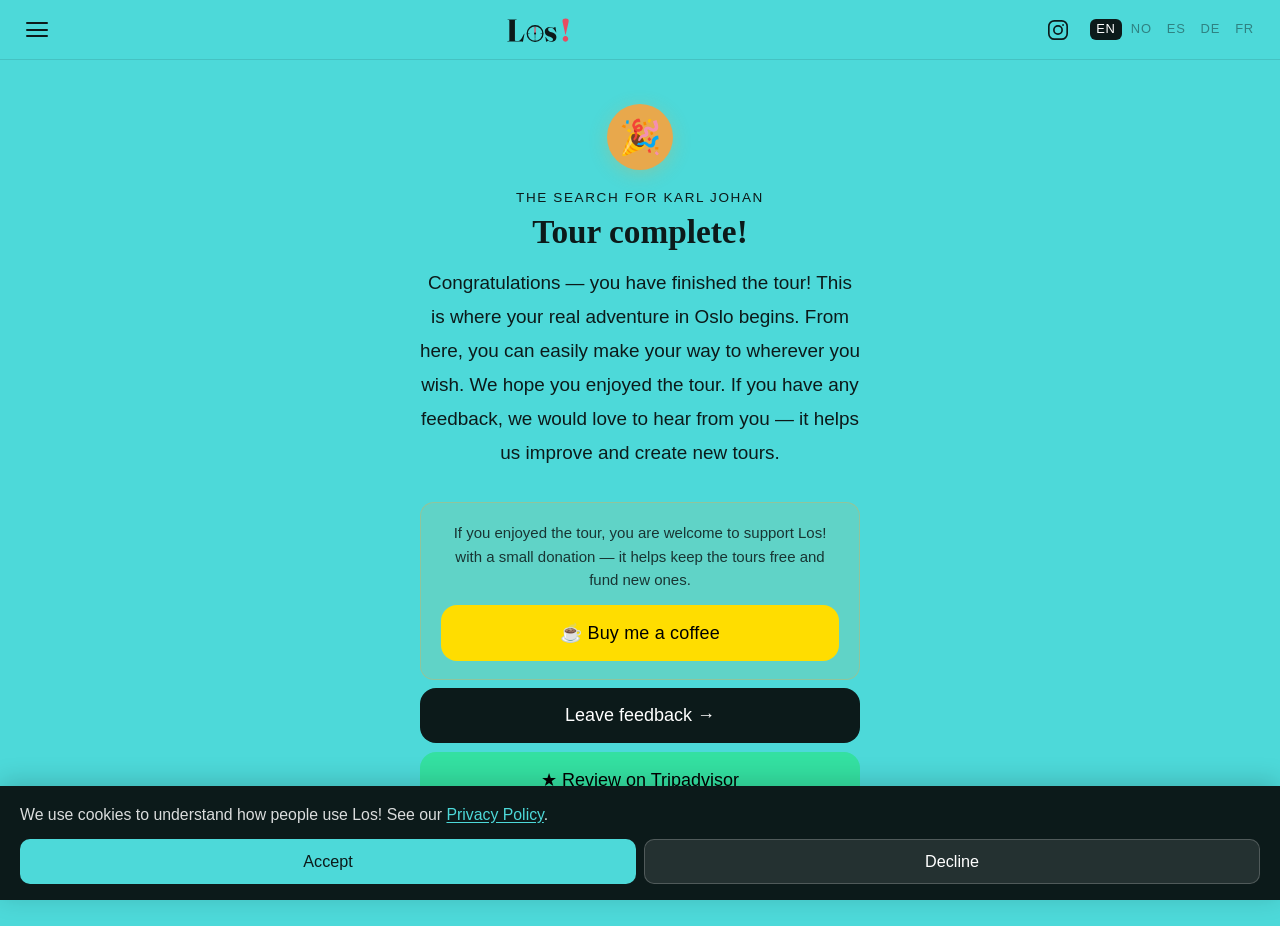
<file: finish.html>
<!DOCTYPE html>
<html lang="en">
<head>
    <meta charset="UTF-8">
  <meta name="viewport" content="width=device-width, initial-scale=1.0">
  <title>Tour Complete! – Los! Oslo Walking Tours</title>
  <meta name="description" content="You have completed an Oslo walking tour with Los! Share your experience and explore more of the city.">
  <meta name="robots" content="noindex, follow">
  <link rel="canonical" href="https://loswalk.com/finish.html">

  <!-- Open Graph (Facebook, WhatsApp, LinkedIn) -->
  <meta property="og:type" content="website">
  <meta property="og:url" content="https://loswalk.com/finish.html">
  <meta property="og:title" content="Tour Complete! – Los! Oslo Walking Tours">
  <meta property="og:description" content="You have completed an Oslo walking tour with Los! Share your experience and explore more of the city.">
  <meta property="og:image" content="https://loswalk.com/osloskyline.png">
  <meta property="og:locale" content="en_GB">
  <meta property="og:site_name" content="Los!">

  <!-- Twitter / X card -->
  <meta name="twitter:card" content="summary_large_image">
  <meta name="twitter:title" content="Tour Complete! – Los! Oslo Walking Tours">
  <meta name="twitter:description" content="You have completed an Oslo walking tour with Los! Share your experience and explore more of the city.">
  <meta name="twitter:image" content="https://loswalk.com/osloskyline.png">

  <link rel="icon" type="image/png" sizes="32x32" href="favicon-32x32.png">
  <link rel="icon" type="image/png" sizes="16x16" href="favicon-16x16.png">
  <link rel="apple-touch-icon" sizes="180x180" href="favicon-180x180.png">
  <link rel="manifest" href="site.webmanifest">
  <meta name="theme-color" content="#0c1a1a">
  <link rel="stylesheet" href="style.css">
</head>
<body>

<!-- HEADER -->
<header class="header">
  <button class="hamburger" id="menuBtn" aria-label="Open navigation menu" aria-expanded="false" aria-controls="menuPanel">
    <span></span><span></span><span></span>
  </button>
<a href="/" style="display:flex;align-items:center;line-height:1;text-decoration:none;" aria-label="Los! home">
    <svg width="85" height="36" viewBox="0 0 260 110" fill="none" xmlns="http://www.w3.org/2000/svg" aria-label="Los! logo">
<g clip-path="url(#clip0_207_42)">
<path d="M35.632 23.904L32.416 24.432C31.776 24.56 31.264 24.736 30.88 24.96C30.528 25.184 30.352 25.504 30.352 25.92V86.544C30.352 87.312 30.56 87.856 30.976 88.176C31.424 88.496 32.048 88.656 32.848 88.656H38.752C40.32 88.656 41.872 88.336 43.408 87.696C44.944 87.024 46.512 85.824 48.112 84.096C49.744 82.336 51.408 79.84 53.104 76.608L58.336 66.768C58.464 66.544 58.592 66.4 58.72 66.336C58.848 66.24 58.976 66.224 59.104 66.288C59.328 66.32 59.472 66.416 59.536 66.576C59.6 66.736 59.584 66.976 59.488 67.296L54.928 89.904C54.8 90.448 54.688 90.8 54.592 90.96C54.496 91.12 54.368 91.2 54.208 91.2C53.984 91.2 53.648 91.104 53.2 90.912C52.752 90.72 52.176 90.512 51.472 90.288C50.8 90.096 50 90 49.072 90H7.936C7.712 90 7.536 89.952 7.408 89.856C7.28 89.76 7.216 89.648 7.216 89.52C7.216 89.232 7.472 89.024 7.984 88.896L11.2 88.368C11.904 88.24 12.416 88.064 12.736 87.84C13.088 87.616 13.264 87.296 13.264 86.88V25.92C13.264 25.504 13.088 25.184 12.736 24.96C12.416 24.736 11.904 24.56 11.2 24.432L7.984 23.904C7.472 23.776 7.216 23.568 7.216 23.28C7.216 23.152 7.28 23.04 7.408 22.944C7.536 22.848 7.712 22.8 7.936 22.8H35.728C35.952 22.8 36.128 22.848 36.256 22.944C36.384 23.04 36.448 23.152 36.448 23.28C36.448 23.568 36.176 23.776 35.632 23.904Z" fill="#0C1A1A"/>
<path d="M92 90C105.255 90 116 79.2548 116 66C116 52.7452 105.255 42 92 42C78.7452 42 68 52.7452 68 66C68 79.2548 78.7452 90 92 90Z" stroke="#0C1A1A" stroke-width="4"/>
<path d="M92 43V48" stroke="#0C1A1A" stroke-width="1.5" stroke-linecap="round"/>
<path d="M92 84V89" stroke="#0C1A1A" stroke-width="1.5" stroke-linecap="round"/>
<path d="M115 66H110" stroke="#0C1A1A" stroke-width="1.5" stroke-linecap="round"/>
<path d="M69 66H74" stroke="#0C1A1A" stroke-width="1.5" stroke-linecap="round"/>
<path d="M92 66V48" stroke="#E84C61" stroke-width="4" stroke-linecap="round"/>
<path opacity="0.35" d="M92 66V80" stroke="#0C1A1A" stroke-width="4" stroke-linecap="round"/>
<path d="M92 69C93.6569 69 95 67.6569 95 66C95 64.3431 93.6569 63 92 63C90.3431 63 89 64.3431 89 66C89 67.6569 90.3431 69 92 69Z" fill="#0C1A1A"/>
<path d="M140.496 89.568C142.48 89.568 144.032 89.072 145.152 88.08C146.272 87.056 146.832 85.744 146.832 84.144C146.832 82.992 146.56 81.936 146.016 80.976C145.504 80.016 144.576 79.136 143.232 78.336C141.888 77.504 140.032 76.704 137.664 75.936C133.568 74.624 130.368 73.184 128.064 71.616C125.76 70.016 124.144 68.224 123.216 66.24C122.288 64.256 121.824 62.032 121.824 59.568C121.824 55.28 123.28 51.984 126.192 49.68C129.104 47.344 133.024 46.176 137.952 46.176C139.968 46.176 141.616 46.368 142.896 46.752C144.176 47.104 145.152 47.472 145.824 47.856C146.528 48.24 147.008 48.432 147.264 48.432C147.616 48.432 148.24 48.24 149.136 47.856C150.064 47.472 150.976 47.104 151.872 46.752C152.768 46.368 153.376 46.176 153.696 46.176C153.888 46.176 154.064 46.224 154.224 46.32C154.384 46.416 154.48 46.608 154.512 46.896L156.816 61.104C156.912 61.456 156.928 61.744 156.864 61.968C156.832 62.192 156.736 62.336 156.576 62.4C156.448 62.464 156.32 62.464 156.192 62.4C156.064 62.336 155.936 62.224 155.808 62.064C153.728 58.352 151.76 55.44 149.904 53.328C148.08 51.184 146.256 49.68 144.432 48.816C142.608 47.92 140.656 47.472 138.576 47.472C136.464 47.472 134.832 48 133.68 49.056C132.56 50.112 132 51.52 132 53.28C132 54.528 132.288 55.664 132.864 56.688C133.472 57.712 134.544 58.656 136.08 59.52C137.616 60.352 139.824 61.168 142.704 61.968C146.288 62.96 149.136 64.208 151.248 65.712C153.392 67.216 154.928 68.944 155.856 70.896C156.784 72.816 157.248 74.928 157.248 77.232C157.248 80.048 156.544 82.48 155.136 84.528C153.76 86.576 151.904 88.16 149.568 89.28C147.232 90.4 144.624 90.96 141.744 90.96C139.92 90.96 138.352 90.72 137.04 90.24C135.76 89.792 134.72 89.328 133.92 88.848C133.152 88.368 132.656 88.128 132.432 88.128C132.176 88.128 131.632 88.352 130.8 88.8C130 89.216 129.168 89.632 128.304 90.048C127.44 90.496 126.848 90.72 126.528 90.72C126.304 90.72 126.096 90.624 125.904 90.432C125.712 90.24 125.568 89.92 125.472 89.472L123.648 77.472C123.584 77.024 123.568 76.704 123.6 76.512C123.664 76.288 123.792 76.128 123.984 76.032C124.08 75.968 124.192 75.984 124.32 76.08C124.448 76.144 124.576 76.272 124.704 76.464C127.52 81.168 130.208 84.528 132.768 86.544C135.36 88.56 137.936 89.568 140.496 89.568Z" fill="#0C1A1A"/>
<path d="M185.584 19.488C188.784 19.488 191.104 20.192 192.544 21.6C194.016 22.976 194.752 24.736 194.752 26.88C194.752 27.808 194.672 28.88 194.512 30.096C194.352 31.28 194.112 32.416 193.792 33.504L185.728 68.976C185.664 69.168 185.6 69.312 185.536 69.408C185.472 69.504 185.344 69.552 185.152 69.552C184.96 69.552 184.832 69.504 184.768 69.408C184.704 69.312 184.64 69.168 184.576 68.976L176.848 33.264C176.432 31.792 176.176 30.608 176.08 29.712C175.984 28.784 175.936 27.824 175.936 26.832C175.936 24.72 176.752 22.976 178.384 21.6C180.016 20.192 182.416 19.488 185.584 19.488ZM184.864 90.816C183.296 90.816 181.872 90.432 180.592 89.664C179.344 88.864 178.336 87.792 177.568 86.448C176.832 85.104 176.464 83.648 176.464 82.08C176.464 80.512 176.848 79.072 177.616 77.76C178.384 76.448 179.392 75.408 180.64 74.64C181.92 73.872 183.328 73.488 184.864 73.488C186.496 73.488 187.952 73.888 189.232 74.688C190.512 75.456 191.52 76.496 192.256 77.808C193.024 79.088 193.408 80.512 193.408 82.08C193.408 83.648 193.024 85.104 192.256 86.448C191.52 87.792 190.512 88.864 189.232 89.664C187.952 90.432 186.496 90.816 184.864 90.816Z" fill="#E84C61"/>
</g>
<defs>
<clipPath id="clip0_207_42">
<rect width="260" height="110" fill="white"/>
</clipPath>
</defs>
</svg>
  </a>
  <div class="header-right">
    <a href="https://www.instagram.com/loswalk" target="_blank" rel="noopener" class="header-ig-btn" aria-label="Los! on Instagram">
    <svg width="22" height="22" viewBox="0 0 24 24" fill="none" xmlns="http://www.w3.org/2000/svg" aria-hidden="true">
      <rect x="2" y="2" width="20" height="20" rx="6" stroke="#0c1a1a" stroke-width="1.8" fill="none"/>
      <circle cx="12" cy="12" r="4.5" stroke="#0c1a1a" stroke-width="1.8" fill="none"/>
      <circle cx="17.5" cy="6.5" r="1" fill="#0c1a1a"/>
    </svg>
  </a>
    <div id="langSwitcher"></div>
  </div>
</header>

<!-- SLIDE MENU -->
<div class="menu-overlay" id="menuOverlay"></div>
<nav class="menu-panel" id="menuPanel" aria-label="Main navigation" aria-hidden="true">
  <div class="menu-head">
    <button class="menu-close" id="menuClose" aria-label="Close navigation menu">✕</button>
    <img src="loslogo.svg" alt="Los!" style="height:28px;width:auto;filter:brightness(0) invert(1);" />
    <div class="menu-tagline" id="menuTagline">Walking tours · Oslo</div>
  </div>
  <div class="menu-nav">
    <a class="menu-item" id="navHome" href="/">⌂  Home</a>
    <a class="menu-item" href="game.html">↗&nbsp;&nbsp;Start Tour</a>
    <a class="menu-item" id="navAbout" href="about.html">i  About</a>
    <a class="menu-item" id="navPrivacy" href="privacy.html">⚖  Privacy Policy</a>
  </div>
</nav>

<!-- PAGE -->
<div class="page-wrap">
  <div class="finish-content">
    <div class="finish-badge">🎉</div>
    <p class="finish-tour-name" id="finishTourName"></p>
    <h1 class="finish-title" id="finishTourComplete">Tour complete!</h1>

    <!-- Time display — hidden until JS populates it -->
    <div class="finish-time-wrap" style="display:none" aria-live="polite">
      <p class="finish-time-label" id="finishTimeLbl">Your time</p>
      <p class="finish-time" id="finishTime"></p>
    </div>
    <div class="finish-skip-wrap" id="finishSkipWrap" style="display:none">
      <p class="finish-skip-label" id="finishSkipLbl">Scenes skipped</p>
      <p class="finish-skip-count" id="finishSkipCount"></p>
    </div>

    <p class="finish-body" id="finishBody"></p>

    <div class="finish-donate-block">
      <p class="finish-donate-text" id="finishDonateText">If you enjoyed the tour, you are welcome to support Los! with a small donation — it helps keep the tours free and fund new ones.</p>
      <a href="https://buymeacoffee.com/loswalk" target="_blank" rel="noopener" class="finish-btn finish-btn-coffee" id="finishCoffeeBtn">☕ Buy me a coffee</a>
    </div>

    <div class="finish-actions">
      <a href="https://forms.gle/ZnFbVnRitNRhxWGB6" target="_blank" class="finish-btn finish-btn-primary" id="finishFeedbackBtn">Leave feedback →</a>
      <a href="https://www.tripadvisor.com/UserReviewEdit-g190479-d34460456-Los_Free_digital_self_guided_walking_tours_in_Oslo-Oslo_Eastern_Norway.html" target="_blank" rel="noopener" class="finish-btn finish-btn-tripadvisor" id="finishTripAdvisorBtn">★ Review on Tripadvisor</a>
      <a href="/" class="finish-btn finish-btn-secondary" id="finishBackBtn">Back to home</a>
    </div>
  </div>
</div>

<script src="tours/greathits.js"></script>
<script src="tours/becoming.js"></script>
<script src="translations.js"></script>
<script src="game.js"></script>
<script>
  document.addEventListener('DOMContentLoaded', () => {
    initMenu();
    buildLangSwitcher();
    applyTranslations();
    initFinish();
    initConsent();
  });
</script>

</body>
</html>
</file>
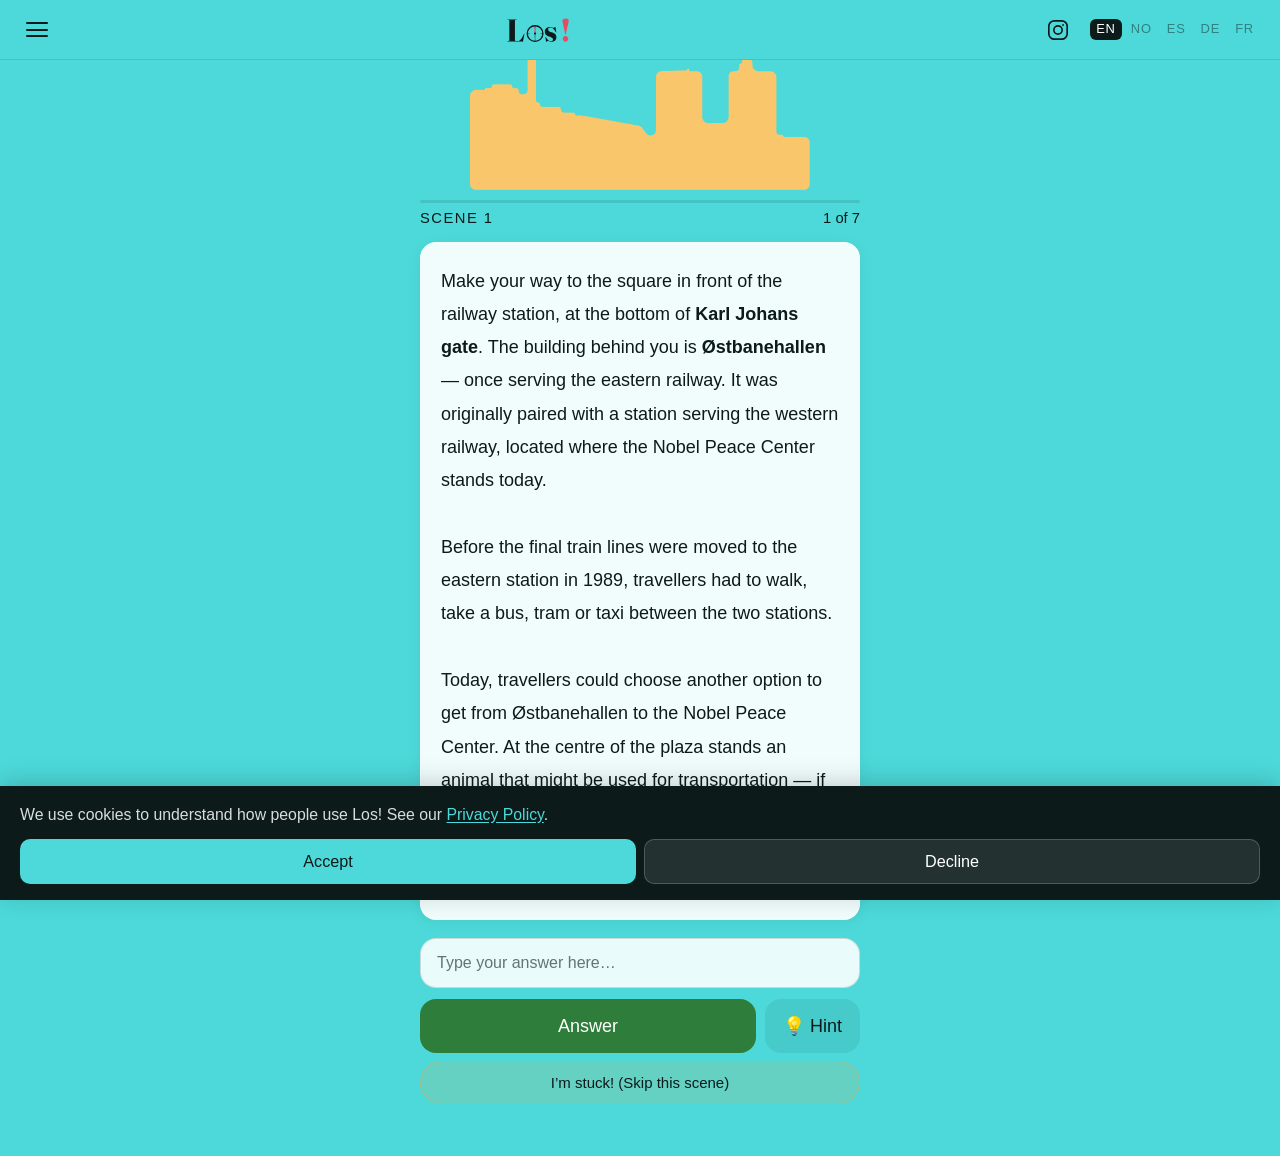
<file: game.html>
<!DOCTYPE html>
<html lang="en">
<head>
    <meta charset="UTF-8">
  <meta name="viewport" content="width=device-width, initial-scale=1.0">
  <title>Los! – Start Your Oslo Walking Tour</title>
  <meta name="description" content="Follow the clues, solve the riddles and discover Oslo on foot. A free self-guided walking tour.">
  <meta name="robots" content="noindex, follow">
  <link rel="canonical" href="https://loswalk.com/game.html">

  <!-- Open Graph (Facebook, WhatsApp, LinkedIn) -->
  <meta property="og:type" content="website">
  <meta property="og:url" content="https://loswalk.com/game.html">
  <meta property="og:title" content="Los! – Start Your Oslo Walking Tour">
  <meta property="og:description" content="Follow the clues, solve the riddles and discover Oslo on foot. A free self-guided walking tour.">
  <meta property="og:image" content="https://loswalk.com/osloskyline.png">
  <meta property="og:locale" content="en_GB">
  <meta property="og:site_name" content="Los!">

  <!-- Twitter / X card -->
  <meta name="twitter:card" content="summary_large_image">
  <meta name="twitter:title" content="Los! – Start Your Oslo Walking Tour">
  <meta name="twitter:description" content="Follow the clues, solve the riddles and discover Oslo on foot. A free self-guided walking tour.">
  <meta name="twitter:image" content="https://loswalk.com/osloskyline.png">

  <link rel="icon" type="image/png" sizes="32x32" href="favicon-32x32.png">
  <link rel="icon" type="image/png" sizes="16x16" href="favicon-16x16.png">
  <link rel="apple-touch-icon" sizes="180x180" href="favicon-180x180.png">
  <link rel="manifest" href="site.webmanifest">
  <meta name="theme-color" content="#0c1a1a">
  <link rel="stylesheet" href="style.css">
</head>
<body>

<!-- HEADER -->
<header class="header">
  <button class="hamburger" id="menuBtn" aria-label="Open navigation menu" aria-expanded="false" aria-controls="menuPanel">
    <span></span><span></span><span></span>
  </button>
<a href="/" style="display:flex;align-items:center;line-height:1;text-decoration:none;" aria-label="Los! home">
    <svg width="85" height="36" viewBox="0 0 260 110" fill="none" xmlns="http://www.w3.org/2000/svg" aria-label="Los! logo">
<g clip-path="url(#clip0_207_42)">
<path d="M35.632 23.904L32.416 24.432C31.776 24.56 31.264 24.736 30.88 24.96C30.528 25.184 30.352 25.504 30.352 25.92V86.544C30.352 87.312 30.56 87.856 30.976 88.176C31.424 88.496 32.048 88.656 32.848 88.656H38.752C40.32 88.656 41.872 88.336 43.408 87.696C44.944 87.024 46.512 85.824 48.112 84.096C49.744 82.336 51.408 79.84 53.104 76.608L58.336 66.768C58.464 66.544 58.592 66.4 58.72 66.336C58.848 66.24 58.976 66.224 59.104 66.288C59.328 66.32 59.472 66.416 59.536 66.576C59.6 66.736 59.584 66.976 59.488 67.296L54.928 89.904C54.8 90.448 54.688 90.8 54.592 90.96C54.496 91.12 54.368 91.2 54.208 91.2C53.984 91.2 53.648 91.104 53.2 90.912C52.752 90.72 52.176 90.512 51.472 90.288C50.8 90.096 50 90 49.072 90H7.936C7.712 90 7.536 89.952 7.408 89.856C7.28 89.76 7.216 89.648 7.216 89.52C7.216 89.232 7.472 89.024 7.984 88.896L11.2 88.368C11.904 88.24 12.416 88.064 12.736 87.84C13.088 87.616 13.264 87.296 13.264 86.88V25.92C13.264 25.504 13.088 25.184 12.736 24.96C12.416 24.736 11.904 24.56 11.2 24.432L7.984 23.904C7.472 23.776 7.216 23.568 7.216 23.28C7.216 23.152 7.28 23.04 7.408 22.944C7.536 22.848 7.712 22.8 7.936 22.8H35.728C35.952 22.8 36.128 22.848 36.256 22.944C36.384 23.04 36.448 23.152 36.448 23.28C36.448 23.568 36.176 23.776 35.632 23.904Z" fill="#0C1A1A"/>
<path d="M92 90C105.255 90 116 79.2548 116 66C116 52.7452 105.255 42 92 42C78.7452 42 68 52.7452 68 66C68 79.2548 78.7452 90 92 90Z" stroke="#0C1A1A" stroke-width="4"/>
<path d="M92 43V48" stroke="#0C1A1A" stroke-width="1.5" stroke-linecap="round"/>
<path d="M92 84V89" stroke="#0C1A1A" stroke-width="1.5" stroke-linecap="round"/>
<path d="M115 66H110" stroke="#0C1A1A" stroke-width="1.5" stroke-linecap="round"/>
<path d="M69 66H74" stroke="#0C1A1A" stroke-width="1.5" stroke-linecap="round"/>
<path d="M92 66V48" stroke="#E84C61" stroke-width="4" stroke-linecap="round"/>
<path opacity="0.35" d="M92 66V80" stroke="#0C1A1A" stroke-width="4" stroke-linecap="round"/>
<path d="M92 69C93.6569 69 95 67.6569 95 66C95 64.3431 93.6569 63 92 63C90.3431 63 89 64.3431 89 66C89 67.6569 90.3431 69 92 69Z" fill="#0C1A1A"/>
<path d="M140.496 89.568C142.48 89.568 144.032 89.072 145.152 88.08C146.272 87.056 146.832 85.744 146.832 84.144C146.832 82.992 146.56 81.936 146.016 80.976C145.504 80.016 144.576 79.136 143.232 78.336C141.888 77.504 140.032 76.704 137.664 75.936C133.568 74.624 130.368 73.184 128.064 71.616C125.76 70.016 124.144 68.224 123.216 66.24C122.288 64.256 121.824 62.032 121.824 59.568C121.824 55.28 123.28 51.984 126.192 49.68C129.104 47.344 133.024 46.176 137.952 46.176C139.968 46.176 141.616 46.368 142.896 46.752C144.176 47.104 145.152 47.472 145.824 47.856C146.528 48.24 147.008 48.432 147.264 48.432C147.616 48.432 148.24 48.24 149.136 47.856C150.064 47.472 150.976 47.104 151.872 46.752C152.768 46.368 153.376 46.176 153.696 46.176C153.888 46.176 154.064 46.224 154.224 46.32C154.384 46.416 154.48 46.608 154.512 46.896L156.816 61.104C156.912 61.456 156.928 61.744 156.864 61.968C156.832 62.192 156.736 62.336 156.576 62.4C156.448 62.464 156.32 62.464 156.192 62.4C156.064 62.336 155.936 62.224 155.808 62.064C153.728 58.352 151.76 55.44 149.904 53.328C148.08 51.184 146.256 49.68 144.432 48.816C142.608 47.92 140.656 47.472 138.576 47.472C136.464 47.472 134.832 48 133.68 49.056C132.56 50.112 132 51.52 132 53.28C132 54.528 132.288 55.664 132.864 56.688C133.472 57.712 134.544 58.656 136.08 59.52C137.616 60.352 139.824 61.168 142.704 61.968C146.288 62.96 149.136 64.208 151.248 65.712C153.392 67.216 154.928 68.944 155.856 70.896C156.784 72.816 157.248 74.928 157.248 77.232C157.248 80.048 156.544 82.48 155.136 84.528C153.76 86.576 151.904 88.16 149.568 89.28C147.232 90.4 144.624 90.96 141.744 90.96C139.92 90.96 138.352 90.72 137.04 90.24C135.76 89.792 134.72 89.328 133.92 88.848C133.152 88.368 132.656 88.128 132.432 88.128C132.176 88.128 131.632 88.352 130.8 88.8C130 89.216 129.168 89.632 128.304 90.048C127.44 90.496 126.848 90.72 126.528 90.72C126.304 90.72 126.096 90.624 125.904 90.432C125.712 90.24 125.568 89.92 125.472 89.472L123.648 77.472C123.584 77.024 123.568 76.704 123.6 76.512C123.664 76.288 123.792 76.128 123.984 76.032C124.08 75.968 124.192 75.984 124.32 76.08C124.448 76.144 124.576 76.272 124.704 76.464C127.52 81.168 130.208 84.528 132.768 86.544C135.36 88.56 137.936 89.568 140.496 89.568Z" fill="#0C1A1A"/>
<path d="M185.584 19.488C188.784 19.488 191.104 20.192 192.544 21.6C194.016 22.976 194.752 24.736 194.752 26.88C194.752 27.808 194.672 28.88 194.512 30.096C194.352 31.28 194.112 32.416 193.792 33.504L185.728 68.976C185.664 69.168 185.6 69.312 185.536 69.408C185.472 69.504 185.344 69.552 185.152 69.552C184.96 69.552 184.832 69.504 184.768 69.408C184.704 69.312 184.64 69.168 184.576 68.976L176.848 33.264C176.432 31.792 176.176 30.608 176.08 29.712C175.984 28.784 175.936 27.824 175.936 26.832C175.936 24.72 176.752 22.976 178.384 21.6C180.016 20.192 182.416 19.488 185.584 19.488ZM184.864 90.816C183.296 90.816 181.872 90.432 180.592 89.664C179.344 88.864 178.336 87.792 177.568 86.448C176.832 85.104 176.464 83.648 176.464 82.08C176.464 80.512 176.848 79.072 177.616 77.76C178.384 76.448 179.392 75.408 180.64 74.64C181.92 73.872 183.328 73.488 184.864 73.488C186.496 73.488 187.952 73.888 189.232 74.688C190.512 75.456 191.52 76.496 192.256 77.808C193.024 79.088 193.408 80.512 193.408 82.08C193.408 83.648 193.024 85.104 192.256 86.448C191.52 87.792 190.512 88.864 189.232 89.664C187.952 90.432 186.496 90.816 184.864 90.816Z" fill="#E84C61"/>
</g>
<defs>
<clipPath id="clip0_207_42">
<rect width="260" height="110" fill="white"/>
</clipPath>
</defs>
</svg>
  </a>
  <div class="header-right">
    <a href="https://www.instagram.com/loswalk" target="_blank" rel="noopener" class="header-ig-btn" aria-label="Los! on Instagram">
    <svg width="22" height="22" viewBox="0 0 24 24" fill="none" xmlns="http://www.w3.org/2000/svg" aria-hidden="true">
      <rect x="2" y="2" width="20" height="20" rx="6" stroke="#0c1a1a" stroke-width="1.8" fill="none"/>
      <circle cx="12" cy="12" r="4.5" stroke="#0c1a1a" stroke-width="1.8" fill="none"/>
      <circle cx="17.5" cy="6.5" r="1" fill="#0c1a1a"/>
    </svg>
  </a>
    <div id="langSwitcher"></div>
  </div>
</header>

<!-- SLIDE MENU -->
<div class="menu-overlay" id="menuOverlay"></div>
<nav class="menu-panel" id="menuPanel" aria-label="Main navigation" aria-hidden="true">
  <div class="menu-head">
    <button class="menu-close" id="menuClose" aria-label="Close navigation menu">✕</button>
    <img src="loslogo.svg" alt="Los!" style="height:28px;width:auto;filter:brightness(0) invert(1);" />
    <div class="menu-tagline" id="menuTagline">Walking tours · Oslo</div>
  </div>
  <div class="menu-nav">
    <a class="menu-item" id="navHome" href="/">⌂  Home</a>
    <a class="menu-item" id="menuContinueLink" href="game.html">↗&nbsp;&nbsp;Continue Tour</a>
    <a class="menu-item" id="navAbout" href="about.html">i  About</a>
    <a class="menu-item" id="navPrivacy" href="privacy.html">⚖  Privacy Policy</a>
  </div>
</nav>

<!-- PAGE -->
<div class="page-wrap">
  <div class="skyline-wrap sm">
    <img src="osloskyline.png" alt="Oslo skyline silhouette" />
  </div>

  <div class="progress-bar-wrap">
    <div class="progress-track" role="progressbar" aria-valuemin="0" aria-valuemax="100" aria-valuenow="0" id="progressTrack">
      <div class="progress-fill" id="progressFill" style="width:0%"></div>
    </div>
    <div class="progress-meta">
      <span class="chapter-pill" id="chapterLabel">Chapter 1</span>
      <span class="scene-count" id="progressLabel">1 of 5</span>
    </div>
  </div>

  <div class="game-content">

    <div class="scene-card" id="sceneCard"></div>

    <!-- Feedback sits above the input -->
    <div class="feedback" id="feedback" role="status" aria-live="polite" aria-atomic="true">
      <span class="fb-icon" id="fbIcon"></span>
      <span id="fbText"></span>
    </div>

    <input
      class="answer-input"
      id="answerInput"
      placeholder="Type your answer here…"
      aria-label="Your answer"
      autocomplete="off"
      autocorrect="off"
      spellcheck="false"
    />

    <div class="btn-row">
      <button class="btn btn-answer" id="answerBtn" aria-label="Submit your answer">Answer</button>
      <button class="btn btn-hint" id="hintBtn" aria-label="Get a hint">💡 Hint</button>
    </div>
    <button class="btn btn-skip" id="skipBtn" aria-label="Skip this scene">I'm stuck! (Skip this scene)</button>
  </div>
</div>

<script src="tours/greathits.js"></script>
<script src="tours/becoming.js"></script>
<script src="translations.js"></script>
<script src="game.js"></script>
<script>
  document.addEventListener('DOMContentLoaded', () => {
    initMenu();
    buildLangSwitcher();
    initGame();
    initConsent();
  });
</script>
</body>
</html>
</file>
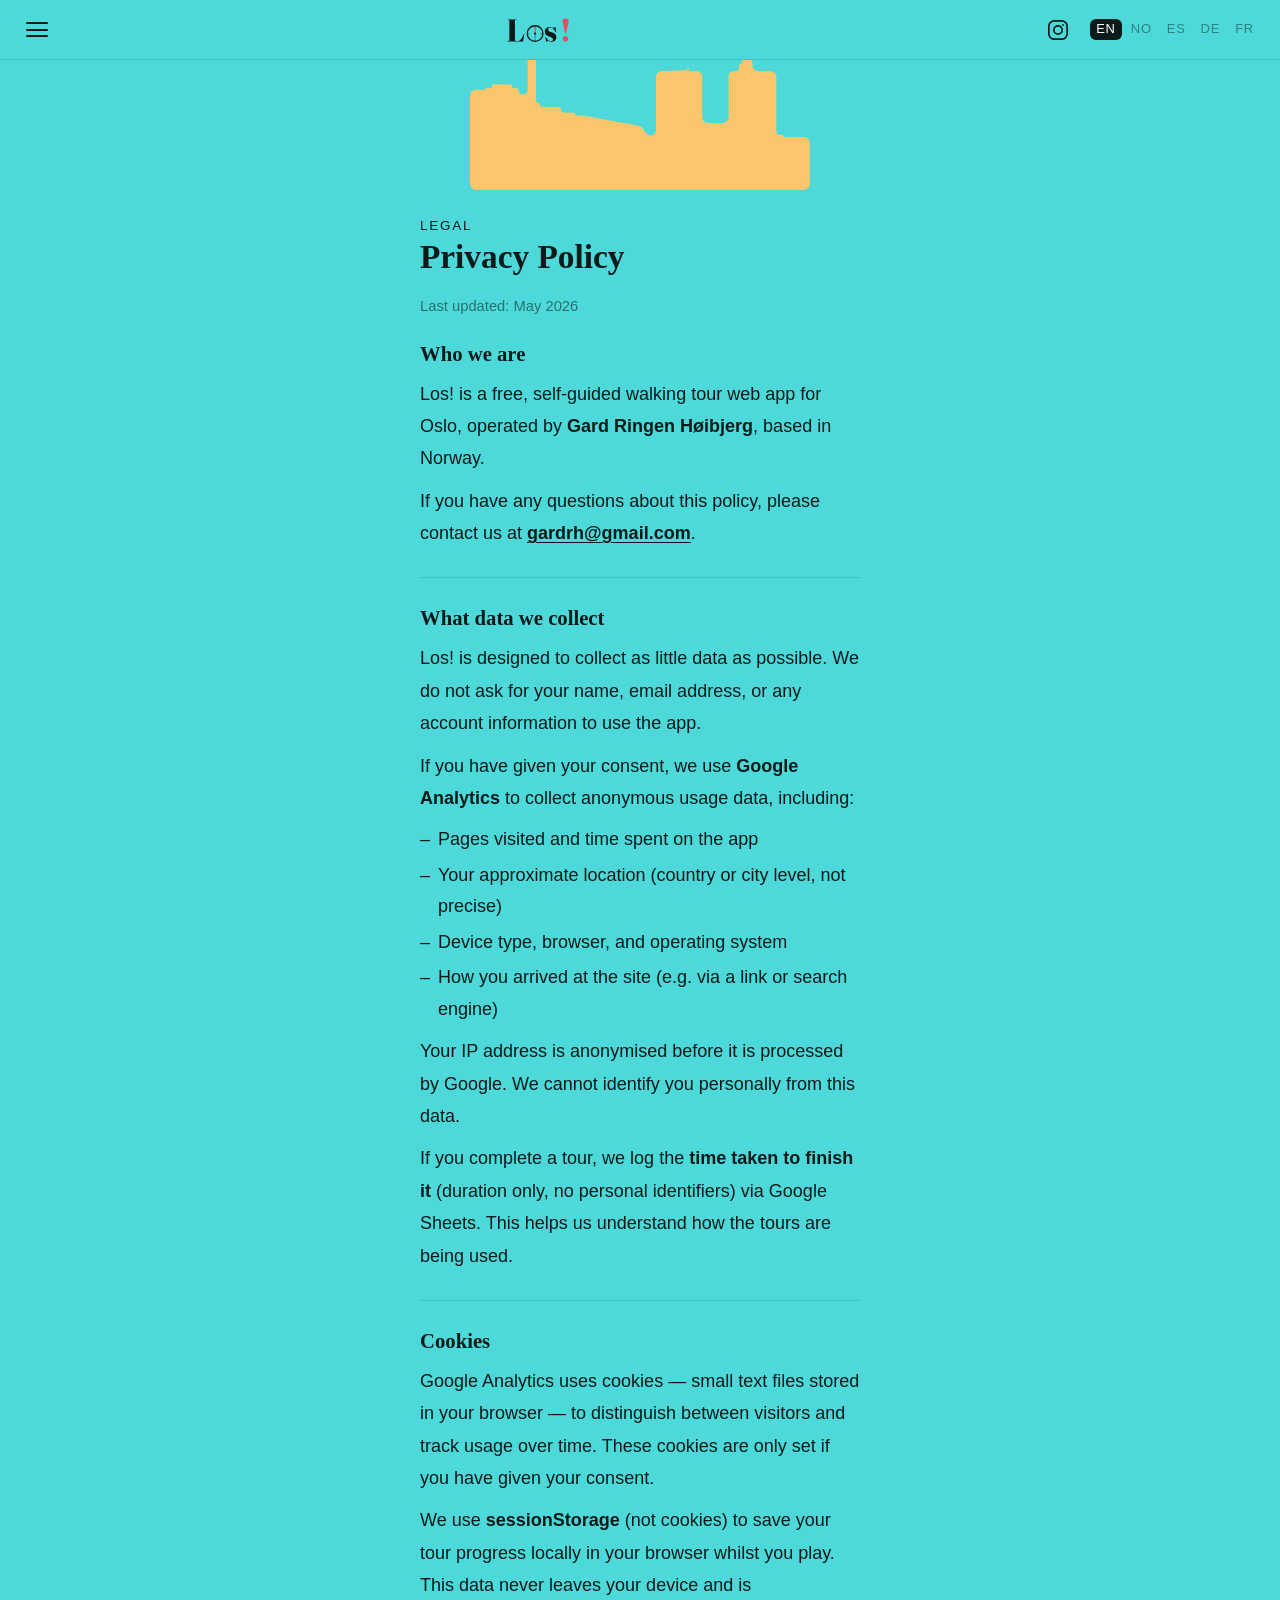
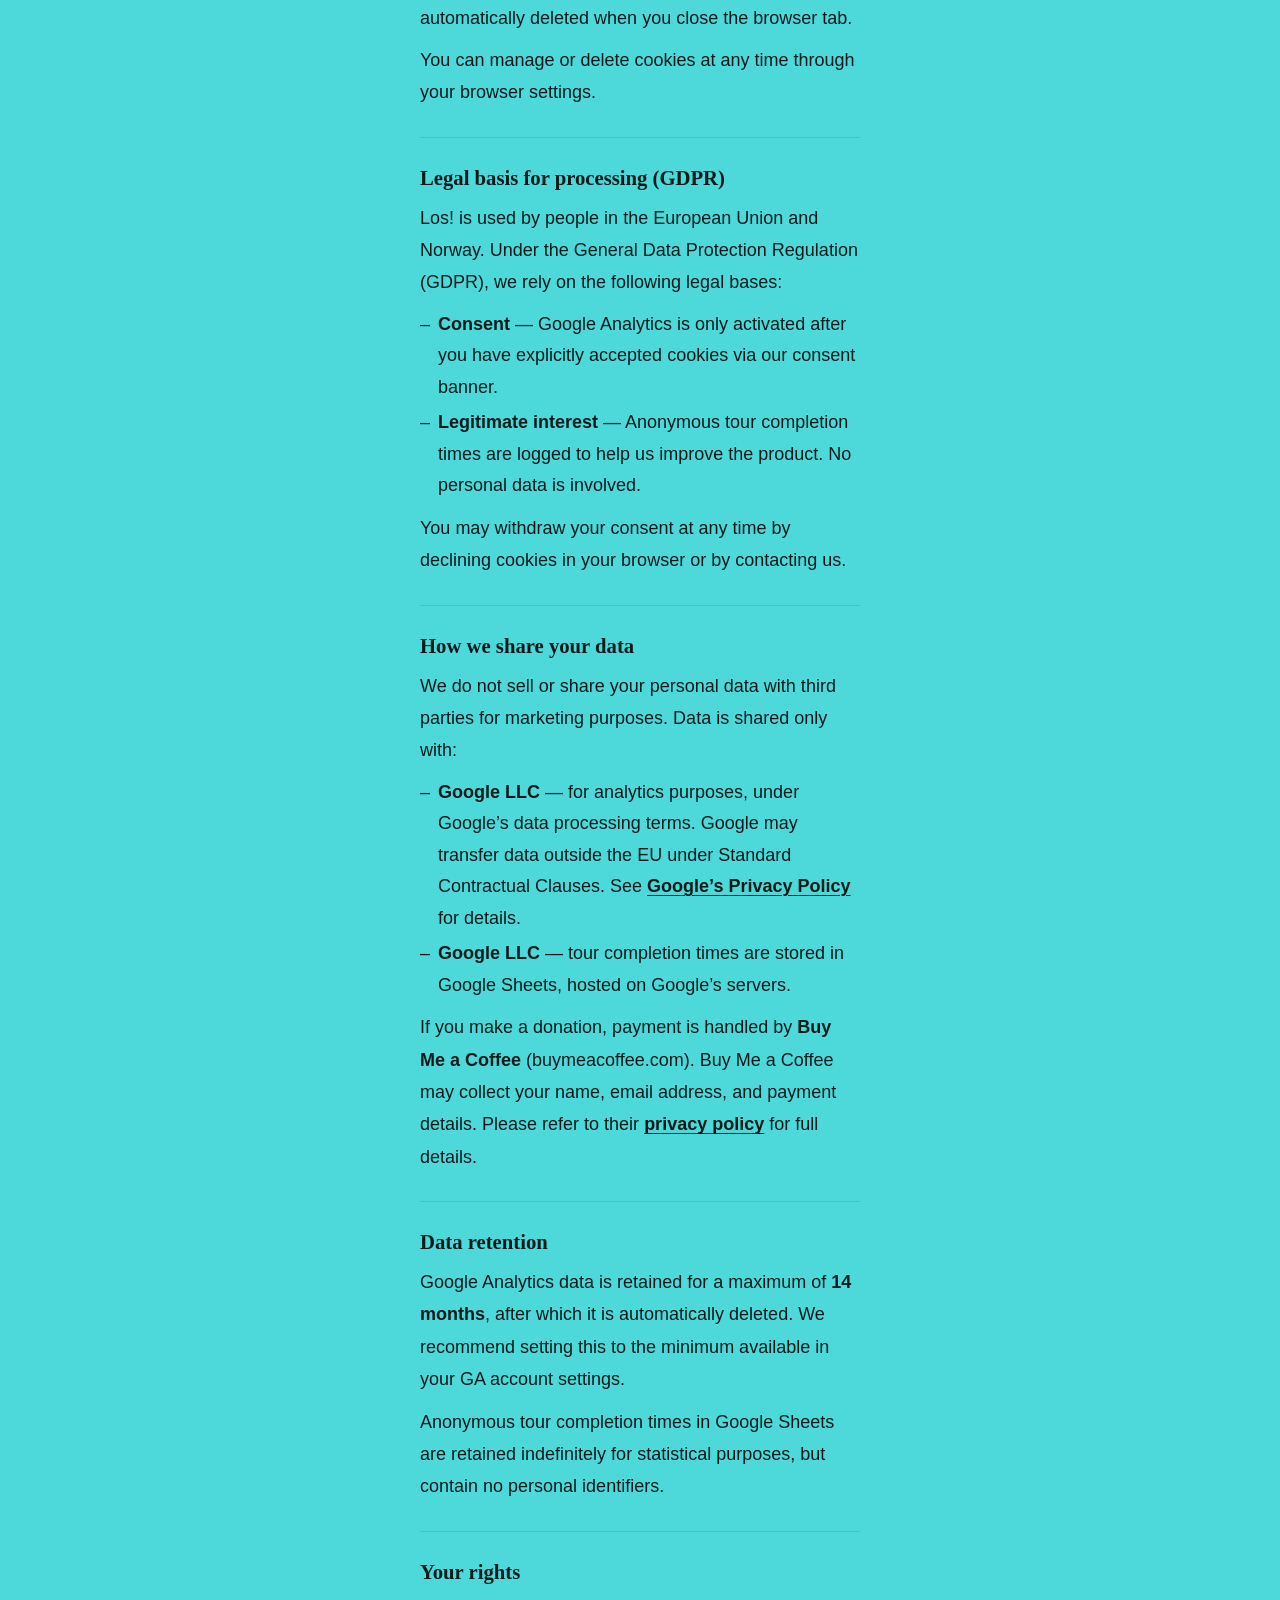
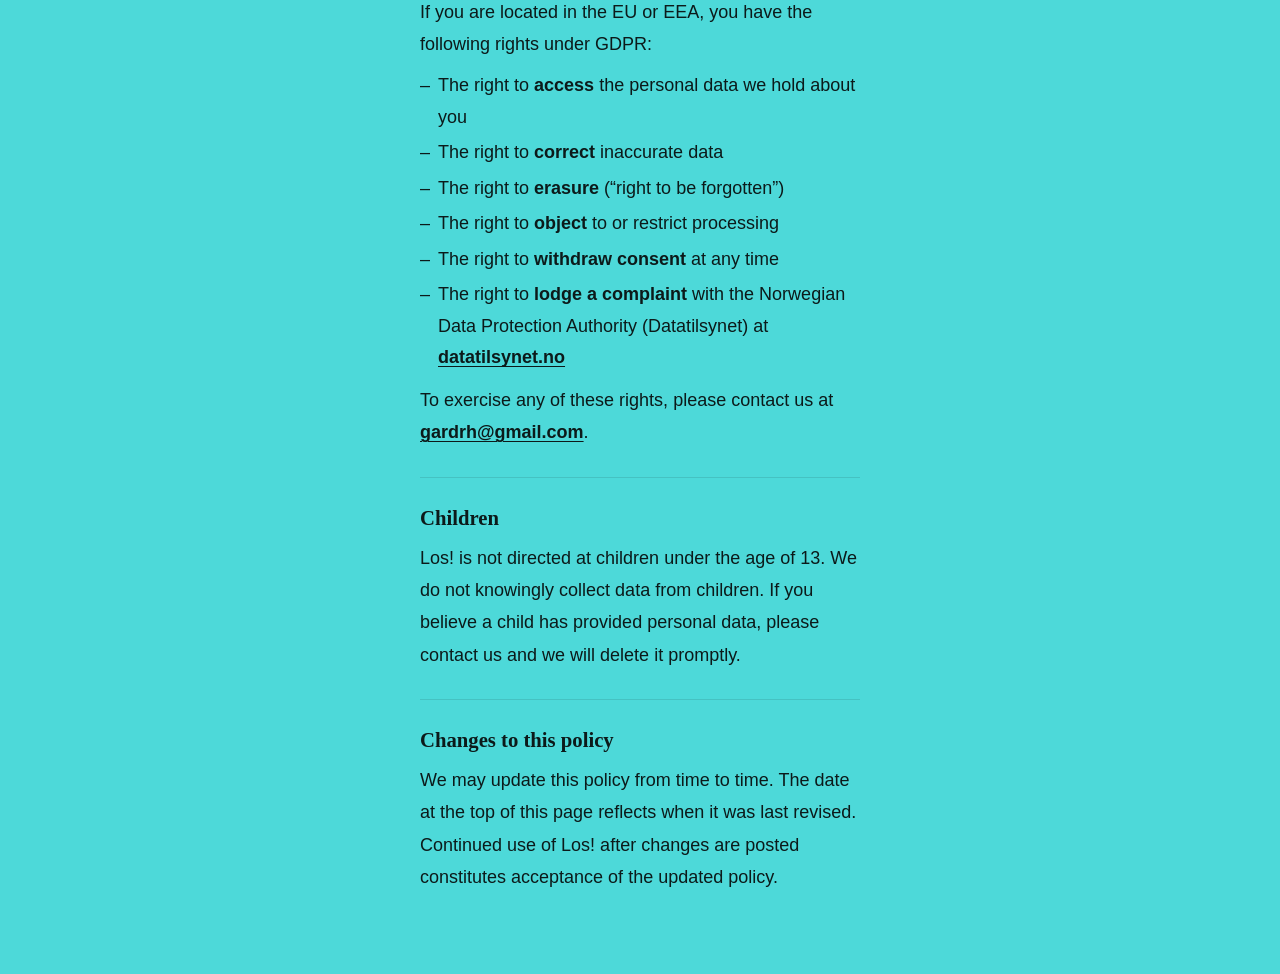
<file: privacy.html>
<!DOCTYPE html>
<html lang="en">
<head>
    <meta charset="UTF-8">
  <meta name="viewport" content="width=device-width, initial-scale=1.0">
  <title>Privacy Policy – Los! Oslo Walking Tours</title>
  <meta name="description" content="Privacy policy for Los!, the free self-guided walking tour app for Oslo.">
  <meta name="robots" content="index, follow">
  <link rel="canonical" href="https://loswalk.com/privacy.html">

  <!-- Open Graph (Facebook, WhatsApp, LinkedIn) -->
  <meta property="og:type" content="website">
  <meta property="og:url" content="https://loswalk.com/privacy.html">
  <meta property="og:title" content="Privacy Policy – Los! Oslo Walking Tours">
  <meta property="og:description" content="Privacy policy for Los!, the free self-guided walking tour app for Oslo.">
  <meta property="og:image" content="https://loswalk.com/osloskyline.png">
  <meta property="og:locale" content="en_GB">
  <meta property="og:site_name" content="Los!">

  <!-- Twitter / X card -->
  <meta name="twitter:card" content="summary_large_image">
  <meta name="twitter:title" content="Privacy Policy – Los! Oslo Walking Tours">
  <meta name="twitter:description" content="Privacy policy for Los!, the free self-guided walking tour app for Oslo.">
  <meta name="twitter:image" content="https://loswalk.com/osloskyline.png">

  <link rel="icon" type="image/png" sizes="32x32" href="favicon-32x32.png">
  <link rel="icon" type="image/png" sizes="16x16" href="favicon-16x16.png">
  <link rel="apple-touch-icon" sizes="180x180" href="favicon-180x180.png">
  <link rel="manifest" href="site.webmanifest">
  <meta name="theme-color" content="#0c1a1a">
  <link rel="stylesheet" href="style.css">
  <style>
    /* Privacy-page specific styles */
    .privacy-section {
      margin-bottom: 28px;
      padding-bottom: 28px;
      border-bottom: 1px solid var(--ink-20);
    }
    .privacy-section:last-child {
      border-bottom: none;
      margin-bottom: 0;
    }
    .privacy-section h2 {
      font-family: 'Fraunces', serif;
      font-weight: 600;
      font-size: 1.15rem;
      color: var(--ink);
      margin-bottom: 10px;
      line-height: 1.25;
    }
    .privacy-section p {
      font-size: 1rem;
      line-height: 1.8;
      color: var(--ink);
      margin-bottom: 10px;
    }
    .privacy-section p:last-child { margin-bottom: 0; }
    .privacy-section ul {
      list-style: none;
      margin: 8px 0 10px;
    }
    .privacy-section ul li {
      font-size: 1rem;
      line-height: 1.75;
      color: var(--ink);
      padding-left: 18px;
      position: relative;
      margin-bottom: 4px;
    }
    .privacy-section ul li::before {
      content: '–';
      position: absolute;
      left: 0;
      color: var(--ink);
    }
    .privacy-link {
      color: var(--ink);
      font-weight: 600;
      text-decoration: underline;
      text-underline-offset: 3px;
    }
    .privacy-updated {
      font-size: 0.82rem;
      color: var(--ink);
      opacity: 0.55;
      margin-bottom: 28px;
    }
  </style>
</head>
<body>

<!-- HEADER -->
<header class="header">
  <button class="hamburger" id="menuBtn" aria-label="Open navigation menu" aria-expanded="false" aria-controls="menuPanel">
    <span></span><span></span><span></span>
  </button>
<a href="/" style="display:flex;align-items:center;line-height:1;text-decoration:none;" aria-label="Los! home">
    <svg width="85" height="36" viewBox="0 0 260 110" fill="none" xmlns="http://www.w3.org/2000/svg" aria-label="Los! logo">
<g clip-path="url(#clip0_207_42)">
<path d="M35.632 23.904L32.416 24.432C31.776 24.56 31.264 24.736 30.88 24.96C30.528 25.184 30.352 25.504 30.352 25.92V86.544C30.352 87.312 30.56 87.856 30.976 88.176C31.424 88.496 32.048 88.656 32.848 88.656H38.752C40.32 88.656 41.872 88.336 43.408 87.696C44.944 87.024 46.512 85.824 48.112 84.096C49.744 82.336 51.408 79.84 53.104 76.608L58.336 66.768C58.464 66.544 58.592 66.4 58.72 66.336C58.848 66.24 58.976 66.224 59.104 66.288C59.328 66.32 59.472 66.416 59.536 66.576C59.6 66.736 59.584 66.976 59.488 67.296L54.928 89.904C54.8 90.448 54.688 90.8 54.592 90.96C54.496 91.12 54.368 91.2 54.208 91.2C53.984 91.2 53.648 91.104 53.2 90.912C52.752 90.72 52.176 90.512 51.472 90.288C50.8 90.096 50 90 49.072 90H7.936C7.712 90 7.536 89.952 7.408 89.856C7.28 89.76 7.216 89.648 7.216 89.52C7.216 89.232 7.472 89.024 7.984 88.896L11.2 88.368C11.904 88.24 12.416 88.064 12.736 87.84C13.088 87.616 13.264 87.296 13.264 86.88V25.92C13.264 25.504 13.088 25.184 12.736 24.96C12.416 24.736 11.904 24.56 11.2 24.432L7.984 23.904C7.472 23.776 7.216 23.568 7.216 23.28C7.216 23.152 7.28 23.04 7.408 22.944C7.536 22.848 7.712 22.8 7.936 22.8H35.728C35.952 22.8 36.128 22.848 36.256 22.944C36.384 23.04 36.448 23.152 36.448 23.28C36.448 23.568 36.176 23.776 35.632 23.904Z" fill="#0C1A1A"/>
<path d="M92 90C105.255 90 116 79.2548 116 66C116 52.7452 105.255 42 92 42C78.7452 42 68 52.7452 68 66C68 79.2548 78.7452 90 92 90Z" stroke="#0C1A1A" stroke-width="4"/>
<path d="M92 43V48" stroke="#0C1A1A" stroke-width="1.5" stroke-linecap="round"/>
<path d="M92 84V89" stroke="#0C1A1A" stroke-width="1.5" stroke-linecap="round"/>
<path d="M115 66H110" stroke="#0C1A1A" stroke-width="1.5" stroke-linecap="round"/>
<path d="M69 66H74" stroke="#0C1A1A" stroke-width="1.5" stroke-linecap="round"/>
<path d="M92 66V48" stroke="#E84C61" stroke-width="4" stroke-linecap="round"/>
<path opacity="0.35" d="M92 66V80" stroke="#0C1A1A" stroke-width="4" stroke-linecap="round"/>
<path d="M92 69C93.6569 69 95 67.6569 95 66C95 64.3431 93.6569 63 92 63C90.3431 63 89 64.3431 89 66C89 67.6569 90.3431 69 92 69Z" fill="#0C1A1A"/>
<path d="M140.496 89.568C142.48 89.568 144.032 89.072 145.152 88.08C146.272 87.056 146.832 85.744 146.832 84.144C146.832 82.992 146.56 81.936 146.016 80.976C145.504 80.016 144.576 79.136 143.232 78.336C141.888 77.504 140.032 76.704 137.664 75.936C133.568 74.624 130.368 73.184 128.064 71.616C125.76 70.016 124.144 68.224 123.216 66.24C122.288 64.256 121.824 62.032 121.824 59.568C121.824 55.28 123.28 51.984 126.192 49.68C129.104 47.344 133.024 46.176 137.952 46.176C139.968 46.176 141.616 46.368 142.896 46.752C144.176 47.104 145.152 47.472 145.824 47.856C146.528 48.24 147.008 48.432 147.264 48.432C147.616 48.432 148.24 48.24 149.136 47.856C150.064 47.472 150.976 47.104 151.872 46.752C152.768 46.368 153.376 46.176 153.696 46.176C153.888 46.176 154.064 46.224 154.224 46.32C154.384 46.416 154.48 46.608 154.512 46.896L156.816 61.104C156.912 61.456 156.928 61.744 156.864 61.968C156.832 62.192 156.736 62.336 156.576 62.4C156.448 62.464 156.32 62.464 156.192 62.4C156.064 62.336 155.936 62.224 155.808 62.064C153.728 58.352 151.76 55.44 149.904 53.328C148.08 51.184 146.256 49.68 144.432 48.816C142.608 47.92 140.656 47.472 138.576 47.472C136.464 47.472 134.832 48 133.68 49.056C132.56 50.112 132 51.52 132 53.28C132 54.528 132.288 55.664 132.864 56.688C133.472 57.712 134.544 58.656 136.08 59.52C137.616 60.352 139.824 61.168 142.704 61.968C146.288 62.96 149.136 64.208 151.248 65.712C153.392 67.216 154.928 68.944 155.856 70.896C156.784 72.816 157.248 74.928 157.248 77.232C157.248 80.048 156.544 82.48 155.136 84.528C153.76 86.576 151.904 88.16 149.568 89.28C147.232 90.4 144.624 90.96 141.744 90.96C139.92 90.96 138.352 90.72 137.04 90.24C135.76 89.792 134.72 89.328 133.92 88.848C133.152 88.368 132.656 88.128 132.432 88.128C132.176 88.128 131.632 88.352 130.8 88.8C130 89.216 129.168 89.632 128.304 90.048C127.44 90.496 126.848 90.72 126.528 90.72C126.304 90.72 126.096 90.624 125.904 90.432C125.712 90.24 125.568 89.92 125.472 89.472L123.648 77.472C123.584 77.024 123.568 76.704 123.6 76.512C123.664 76.288 123.792 76.128 123.984 76.032C124.08 75.968 124.192 75.984 124.32 76.08C124.448 76.144 124.576 76.272 124.704 76.464C127.52 81.168 130.208 84.528 132.768 86.544C135.36 88.56 137.936 89.568 140.496 89.568Z" fill="#0C1A1A"/>
<path d="M185.584 19.488C188.784 19.488 191.104 20.192 192.544 21.6C194.016 22.976 194.752 24.736 194.752 26.88C194.752 27.808 194.672 28.88 194.512 30.096C194.352 31.28 194.112 32.416 193.792 33.504L185.728 68.976C185.664 69.168 185.6 69.312 185.536 69.408C185.472 69.504 185.344 69.552 185.152 69.552C184.96 69.552 184.832 69.504 184.768 69.408C184.704 69.312 184.64 69.168 184.576 68.976L176.848 33.264C176.432 31.792 176.176 30.608 176.08 29.712C175.984 28.784 175.936 27.824 175.936 26.832C175.936 24.72 176.752 22.976 178.384 21.6C180.016 20.192 182.416 19.488 185.584 19.488ZM184.864 90.816C183.296 90.816 181.872 90.432 180.592 89.664C179.344 88.864 178.336 87.792 177.568 86.448C176.832 85.104 176.464 83.648 176.464 82.08C176.464 80.512 176.848 79.072 177.616 77.76C178.384 76.448 179.392 75.408 180.64 74.64C181.92 73.872 183.328 73.488 184.864 73.488C186.496 73.488 187.952 73.888 189.232 74.688C190.512 75.456 191.52 76.496 192.256 77.808C193.024 79.088 193.408 80.512 193.408 82.08C193.408 83.648 193.024 85.104 192.256 86.448C191.52 87.792 190.512 88.864 189.232 89.664C187.952 90.432 186.496 90.816 184.864 90.816Z" fill="#E84C61"/>
</g>
<defs>
<clipPath id="clip0_207_42">
<rect width="260" height="110" fill="white"/>
</clipPath>
</defs>
</svg>
  </a>
  <div class="header-right">
    <a href="https://www.instagram.com/loswalk" target="_blank" rel="noopener" class="header-ig-btn" aria-label="Los! on Instagram">
    <svg width="22" height="22" viewBox="0 0 24 24" fill="none" xmlns="http://www.w3.org/2000/svg" aria-hidden="true">
      <rect x="2" y="2" width="20" height="20" rx="6" stroke="#0c1a1a" stroke-width="1.8" fill="none"/>
      <circle cx="12" cy="12" r="4.5" stroke="#0c1a1a" stroke-width="1.8" fill="none"/>
      <circle cx="17.5" cy="6.5" r="1" fill="#0c1a1a"/>
    </svg>
  </a>
    <div id="langSwitcher"></div>
  </div>
</header>

<!-- SLIDE MENU -->
<div class="menu-overlay" id="menuOverlay"></div>
<nav class="menu-panel" id="menuPanel" aria-label="Main navigation" aria-hidden="true">
  <div class="menu-head">
    <button class="menu-close" id="menuClose" aria-label="Close navigation menu">✕</button>
    <img src="loslogo.svg" alt="Los!" style="height:28px;width:auto;filter:brightness(0) invert(1);" />
    <div class="menu-tagline" id="menuTagline">Walking tours · Oslo</div>
  </div>
  <div class="menu-nav">
    <a class="menu-item" id="navHome" href="/">⌂  Home</a>
    <a class="menu-item" id="navAbout" href="about.html">i  About</a>
    <a class="menu-item" id="navPrivacy" href="privacy.html">⚖  Privacy Policy</a>
  </div>
</nav>

<!-- PAGE -->
<div class="page-wrap">
  <div class="skyline-wrap sm">
    <img src="osloskyline.png" alt="Oslo skyline silhouette" />
  </div>

  <div class="about-content">
    <p class="eyebrow">Legal</p>
    <h1 class="page-title">Privacy Policy</h1>
    <p class="privacy-updated">Last updated: May 2026</p>

    <div class="privacy-section">
      <h2>Who we are</h2>
      <p>Los! is a free, self-guided walking tour web app for Oslo, operated by <strong>Gard Ringen Høibjerg</strong>, based in Norway.</p>
      <p>If you have any questions about this policy, please contact us at <a href="mailto:gardrh@gmail.com" class="privacy-link">gardrh@gmail.com</a>.</p>
    </div>

    <div class="privacy-section">
      <h2>What data we collect</h2>
      <p>Los! is designed to collect as little data as possible. We do not ask for your name, email address, or any account information to use the app.</p>
      <p>If you have given your consent, we use <strong>Google Analytics</strong> to collect anonymous usage data, including:</p>
      <ul>
        <li>Pages visited and time spent on the app</li>
        <li>Your approximate location (country or city level, not precise)</li>
        <li>Device type, browser, and operating system</li>
        <li>How you arrived at the site (e.g. via a link or search engine)</li>
      </ul>
      <p>Your IP address is anonymised before it is processed by Google. We cannot identify you personally from this data.</p>
      <p>If you complete a tour, we log the <strong>time taken to finish it</strong> (duration only, no personal identifiers) via Google Sheets. This helps us understand how the tours are being used.</p>
    </div>

    <div class="privacy-section">
      <h2>Cookies</h2>
      <p>Google Analytics uses cookies — small text files stored in your browser — to distinguish between visitors and track usage over time. These cookies are only set if you have given your consent.</p>
      <p>We use <strong>sessionStorage</strong> (not cookies) to save your tour progress locally in your browser whilst you play. This data never leaves your device and is automatically deleted when you close the browser tab.</p>
      <p>You can manage or delete cookies at any time through your browser settings.</p>
    </div>

    <div class="privacy-section">
      <h2>Legal basis for processing (GDPR)</h2>
      <p>Los! is used by people in the European Union and Norway. Under the General Data Protection Regulation (GDPR), we rely on the following legal bases:</p>
      <ul>
        <li><strong>Consent</strong> — Google Analytics is only activated after you have explicitly accepted cookies via our consent banner.</li>
        <li><strong>Legitimate interest</strong> — Anonymous tour completion times are logged to help us improve the product. No personal data is involved.</li>
      </ul>
      <p>You may withdraw your consent at any time by declining cookies in your browser or by contacting us.</p>
    </div>

    <div class="privacy-section">
      <h2>How we share your data</h2>
      <p>We do not sell or share your personal data with third parties for marketing purposes. Data is shared only with:</p>
      <ul>
        <li><strong>Google LLC</strong> — for analytics purposes, under Google’s data processing terms. Google may transfer data outside the EU under Standard Contractual Clauses. See <a href="https://policies.google.com/privacy" class="privacy-link" target="_blank" rel="noopener">Google’s Privacy Policy</a> for details.</li>
        <li><strong>Google LLC</strong> — tour completion times are stored in Google Sheets, hosted on Google’s servers.</li>
      </ul>
      <p>If you make a donation, payment is handled by <strong>Buy Me a Coffee</strong> (buymeacoffee.com). Buy Me a Coffee may collect your name, email address, and payment details. Please refer to their <a href="https://www.buymeacoffee.com/privacy-policy" class="privacy-link" target="_blank" rel="noopener">privacy policy</a> for full details.</p>
    </div>

    <div class="privacy-section">
      <h2>Data retention</h2>
      <p>Google Analytics data is retained for a maximum of <strong>14 months</strong>, after which it is automatically deleted. We recommend setting this to the minimum available in your GA account settings.</p>
      <p>Anonymous tour completion times in Google Sheets are retained indefinitely for statistical purposes, but contain no personal identifiers.</p>
    </div>

    <div class="privacy-section">
      <h2>Your rights</h2>
      <p>If you are located in the EU or EEA, you have the following rights under GDPR:</p>
      <ul>
        <li>The right to <strong>access</strong> the personal data we hold about you</li>
        <li>The right to <strong>correct</strong> inaccurate data</li>
        <li>The right to <strong>erasure</strong> (“right to be forgotten”)</li>
        <li>The right to <strong>object</strong> to or restrict processing</li>
        <li>The right to <strong>withdraw consent</strong> at any time</li>
        <li>The right to <strong>lodge a complaint</strong> with the Norwegian Data Protection Authority (Datatilsynet) at <a href="https://www.datatilsynet.no" class="privacy-link" target="_blank" rel="noopener">datatilsynet.no</a></li>
      </ul>
      <p>To exercise any of these rights, please contact us at <a href="mailto:gardrh@gmail.com" class="privacy-link">gardrh@gmail.com</a>.</p>
    </div>

    <div class="privacy-section">
      <h2>Children</h2>
      <p>Los! is not directed at children under the age of 13. We do not knowingly collect data from children. If you believe a child has provided personal data, please contact us and we will delete it promptly.</p>
    </div>

    <div class="privacy-section">
      <h2>Changes to this policy</h2>
      <p>We may update this policy from time to time. The date at the top of this page reflects when it was last revised. Continued use of Los! after changes are posted constitutes acceptance of the updated policy.</p>
    </div>

  </div>
</div>
</div>

<script src="translations.js"></script>
<script src="game.js"></script>
<script>
  document.addEventListener('DOMContentLoaded', () => { initMenu(); buildLangSwitcher(); applyTranslations(); initConsent(); });
</script>
</body>
</html>
</file>
<file: style.css>
/* ══════════════════════════════════════════
   Los! – style.css
   Shared styles for all pages
══════════════════════════════════════════ */

/* ── VARIABLES ── */
:root {
  --sky: #4DD9D9;
  --sand: #E8A84C;
  --ink: #0c1a1a;
  --ink-60: rgba(12,26,26,0.6);
  --ink-20: rgba(12,26,26,0.12);
  --white: #ffffff;
  --green: #2E7D3A;
  --green-dark: #236030;
  --red: #D95246;
  --amber: #EFA030;
  --card-bg: rgba(255,255,255,0.92);
  --card-border: rgba(255,255,255,0.6);
  --r: 16px;
  --r-sm: 10px;
}

/* ── RESET ── */
* {
  box-sizing: border-box;
  margin: 0;
  padding: 0;
  -webkit-tap-highlight-color: transparent;
}
html {
  scroll-behavior: smooth;
  font-size: 18px; /* base: 1rem = 18px. Scales all rem values up for comfort */
}

body {
  background: var(--sky);
  font-family: 'DM Sans', sans-serif;
  font-weight: 400;
  min-height: 100vh;
  overflow-x: hidden;
  color: var(--ink);
  -webkit-font-smoothing: antialiased;
}

/* ── HEADER ── */
.header {
  position: fixed;
  top: 0; left: 0; right: 0;
  z-index: 100;
  height: 60px;
  display: flex;
  align-items: center;
  justify-content: space-between;
  padding: 0 20px;
  background: var(--sky);
  border-bottom: 1px solid var(--ink-20);
}

.logo {
  display: flex;
  align-items: center;
  text-decoration: none;
}
.logo svg { display: block; }
.header-right {
  display: flex;
  align-items: center;
  gap: 14px;
}

.header-ig-btn {
  display: flex;
  align-items: center;
  justify-content: center;
  width: 36px;
  height: 36px;
  border-radius: 50%;
  transition: background 0.15s;
  flex-shrink: 0;
}

.header-ig-btn:hover {
  background: rgba(12,26,26,0.1);
}

.header-ig-btn svg {
  display: block;
}


.hamburger {
  display: flex;
  flex-direction: column;
  gap: 4.5px;
  cursor: pointer;
  padding: 6px;
  background: none;
  border: none;
  border-radius: 8px;
  transition: background 0.15s;
}
.hamburger:hover { background: var(--ink-20); }
.hamburger span {
  display: block;
  width: 22px;
  height: 2px;
  background: var(--ink);
  border-radius: 2px;
}

/* ── SLIDE MENU ── */
.menu-overlay {
  position: fixed;
  inset: 0;
  background: rgba(0,0,0,0.4);
  z-index: 200;
  opacity: 0;
  pointer-events: none;
  transition: opacity 0.25s;
  backdrop-filter: blur(2px);
}
.menu-overlay.open { opacity: 1; pointer-events: all; }

.menu-panel {
  position: fixed;
  top: 0; left: 0;
  width: 70%;
  max-width: 280px;
  height: 100%;
  background: var(--ink);
  z-index: 201;
  transform: translateX(-100%);
  transition: transform 0.3s cubic-bezier(0.4,0,0.2,1);
  display: flex;
  flex-direction: column;
}
.menu-panel.open { transform: translateX(0); }

.menu-head {
  padding: 52px 24px 22px;
  border-bottom: 1px solid rgba(255,255,255,0.08);
  position: relative;
}
.menu-close {
  position: absolute;
  top: 16px; right: 16px;
  background: rgba(255,255,255,0.08);
  border: none;
  color: white;
  font-size: 0.9rem;
  width: 30px; height: 30px;
  border-radius: 50%;
  cursor: pointer;
  display: flex;
  align-items: center;
  justify-content: center;
  transition: background 0.15s;
}
.menu-close:hover { background: rgba(255,255,255,0.16); }

.menu-logo {
  font-family: 'Fraunces', serif;
  font-weight: 600;
  font-size: 1.5rem;
  color: var(--sky);
}
.menu-tagline {
  font-size: 0.72rem;
  color: rgba(255,255,255,0.38);
  margin-top: 3px;
  letter-spacing: 0.05em;
}

.menu-nav { padding: 10px 0; }
.menu-item {
  display: flex;
  align-items: center;
  gap: 12px;
  padding: 16px 24px;
  color: rgba(255,255,255,0.75);
  font-size: 1rem;
  cursor: pointer;
  border-left: 2.5px solid transparent;
  transition: background 0.15s, color 0.15s, border-color 0.15s;
  text-decoration: none;
}
.menu-item:hover {
  background: rgba(255,255,255,0.05);
  color: white;
  border-left-color: var(--sky);
}

/* ── PAGE WRAPPER ── */
.page-wrap {
  padding-top: 60px;
  min-height: 100vh;
  animation: fadeUp 0.22s ease;
}

@keyframes fadeUp {
  from { opacity: 0; transform: translateY(8px); }
  to   { opacity: 1; transform: translateY(0); }
}

/* ── SKYLINE ── */
/*
  Image: 1771x914px with transparent background (black removed).
  Silhouette is the sand colour, displayed as <img>.
  80% width → air on both sides. Anchored to bottom of container.
  Front page: 210px tall shows full spire.
  Inner pages (.sm): 130px shows just the roofline mass.
*/
.skyline-wrap {
  width: 100%;
  max-width: 480px;       /* constrain to content width on desktop */
  margin: 0 auto;         /* center it */
  height: 210px;
  display: flex;
  align-items: flex-end;
  justify-content: center;
  overflow: hidden;
}
.skyline-wrap img {
  width: 80%;
  max-width: 340px;       /* never wider than a natural desktop size */
  height: auto;
  display: block;
  flex-shrink: 0;
}
.skyline-wrap.sm {
  height: 130px;
}

/* ── SHARED TYPOGRAPHY ── */
.eyebrow {
  font-size: 0.75rem;
  font-weight: 500;
  letter-spacing: 0.13em;
  text-transform: uppercase;
  color: var(--ink);
  margin-bottom: 6px;
}

.page-title {
  font-family: 'Fraunces', serif;
  font-weight: 600;
  font-size: 1.85rem;
  line-height: 1.1;
  color: var(--ink);
  margin-bottom: 22px;
}

/* ── FRONT PAGE ── */
.front-content {
  padding: 22px 20px max(52px, calc(24px + env(safe-area-inset-bottom)));
  max-width: 480px;
  margin: 0 auto;
}

.front-headline {
  font-family: 'Fraunces', serif;
  font-weight: 600;
  font-size: 2rem;
  line-height: 1.12;
  color: var(--ink);
  margin-bottom: 10px;
}
.front-intro {
  font-size: 1rem;
  line-height: 1.8;
  color: var(--ink);
  margin-bottom: 26px;
}

.section-divider {
  height: 1px;
  background: var(--ink-20);
  margin: 0 0 22px;
}

.tips-label {
  font-size: 0.75rem;
  font-weight: 500;
  letter-spacing: 0.13em;
  text-transform: uppercase;
  color: var(--ink);
  margin-bottom: 10px;
}
.tips-list {
  list-style: none;
  margin-bottom: 28px;
}
.tips-list li {
  font-size: 1rem;
  line-height: 1.75;
  padding: 13px 0 13px 28px;
  position: relative;
  color: var(--ink);
  border-bottom: 1px solid var(--ink-20);
}
.tips-list li:last-child { border-bottom: none; }
.tips-list li::before {
  content: attr(data-n);
  position: absolute;
  left: 0; top: 12px;
  font-weight: 500;
  font-size: 0.82rem;
  color: var(--ink);
}

.start-btn {
  display: flex;
  align-items: center;
  justify-content: center;
  gap: 8px;
  width: 100%;
  padding: 17px;
  background: var(--ink);
  color: white;
  font-family: 'DM Sans', sans-serif;
  font-weight: 500;
  font-size: 1rem;
  letter-spacing: 0.02em;
  border: none;
  border-radius: var(--r);
  cursor: pointer;
  transition: opacity 0.15s, transform 0.12s;
  margin-bottom: 12px;
  text-decoration: none;
  -webkit-appearance: none;
}
.start-btn:hover { opacity: 0.87; }
.start-btn:active { transform: scale(0.98); }
.start-btn .arrow { transition: transform 0.2s; }
.start-btn:hover .arrow { transform: translateX(3px); }

.duration-chip {
  display: flex;
  align-items: center;
  justify-content: center;
  gap: 7px;
  background: var(--ink-20);
  border-radius: 99px;
  padding: 9px 16px;
  font-size: 1rem;
  color: var(--ink);
}


/* ── TOUR CARDS (front page) ── */
.tour-card {
  background: rgba(255,255,255,0.92);
  border: 1px solid rgba(255,255,255,0.6);
  border-radius: var(--r);
  padding: 18px 18px 18px;
  margin-bottom: 12px;
  color: var(--ink);
  box-shadow: 0 2px 16px rgba(0,0,0,0.06);
}

.tour-card--soon {
  opacity: 0.55;
}

.tour-card-header {
  display: flex;
  align-items: flex-start;
  justify-content: space-between;
  gap: 12px;
  margin-bottom: 10px;
}
.tour-card-title {
  font-family: 'Fraunces', serif;
  font-weight: 600;
  font-size: 1.15rem;
  line-height: 1.2;
  color: var(--ink);
  margin-bottom: 10px;
}
.tour-soon-badge {
  font-size: 0.7rem;
  font-weight: 600;
  letter-spacing: 0.1em;
  text-transform: uppercase;
  background: var(--ink-20);
  color: var(--ink-60);
  border-radius: 99px;
  padding: 4px 10px;
  flex-shrink: 0;
  align-self: flex-start;
  margin-top: 3px;
}
.tour-card-desc {
  font-size: 1rem;
  line-height: 1.75;
  color: var(--ink);
  margin-bottom: 14px;
}
.tour-card-meta {
  display: flex;
  gap: 8px;
  flex-wrap: wrap;
  margin-bottom: 16px;
}
.tour-meta-chip {
  font-size: 0.875rem;
  background: var(--ink-20);
  border-radius: 99px;
  padding: 4px 10px;
  color: var(--ink);
}
.tour-start-btn {
  display: flex;
  align-items: center;
  justify-content: center;
  gap: 8px;
  width: 100%;
  padding: 16px;
  background: var(--green);
  color: white;
  font-family: 'DM Sans', sans-serif;
  font-weight: 500;
  font-size: 1rem;
  border: none;
  border-radius: var(--r);
  cursor: pointer;
  text-decoration: none;
  transition: opacity 0.15s, transform 0.12s;
  touch-action: manipulation;
}
.tour-start-btn:hover { opacity: 0.87; }
.tour-start-btn:active { transform: scale(0.98); }
.tour-start-btn .arrow { transition: transform 0.2s; }
.tour-start-btn:hover .arrow { transform: translateX(3px); }

/* ── TOUR TITLE BAR (game page) ── */
.tour-title-bar {
  text-align: center;
  font-size: 0.8rem;
  font-weight: 500;
  letter-spacing: 0.1em;
  text-transform: uppercase;
  color: var(--ink);
  padding: 6px 20px 0;
}

/* ── FINISH TOUR NAME ── */
.finish-tour-name {
  font-size: 0.75rem;
  font-weight: 500;
  letter-spacing: 0.12em;
  text-transform: uppercase;
  color: var(--ink);
  margin-bottom: 8px;
  min-height: 1em;
}


/* ── LANGUAGE SWITCHER ── */
#langSwitcher {
  display: flex;
  gap: 3px;
  align-items: center;
}
.lang-btn {
  background: none;
  border: none;
  padding: 4px 6px;
  font-family: 'DM Sans', sans-serif;
  font-size: 0.72rem;
  font-weight: 500;
  letter-spacing: 0.06em;
  color: var(--ink);
  opacity: 0.45;
  cursor: pointer;
  border-radius: 6px;
  transition: opacity 0.15s, background 0.15s;
  touch-action: manipulation;
  line-height: 1;
}
.lang-btn:hover { opacity: 0.8; background: var(--ink-20); }
.lang-btn--active {
  opacity: 1;
  background: var(--ink);
  color: white;
}
.lang-btn--active:hover { opacity: 1; background: var(--ink); }

/* ── GAME PAGE ── */
.progress-bar-wrap {
  padding: 10px 20px 0;
  max-width: 480px;
  margin: 0 auto;
}
.progress-track {
  height: 2.5px;
  background: var(--ink-20);
  border-radius: 3px;
  overflow: hidden;
}
.progress-fill {
  height: 100%;
  background: var(--ink);
  border-radius: 3px;
  transition: width 0.55s cubic-bezier(0.4,0,0.2,1);
}
.progress-meta {
  display: flex;
  justify-content: space-between;
  align-items: center;
  margin-top: 7px;
}
.chapter-pill {
  font-size: 0.82rem;
  font-weight: 500;
  letter-spacing: 0.1em;
  text-transform: uppercase;
  color: var(--ink);
}
.scene-count { font-size: 0.82rem; color: var(--ink); }

.game-content {
  padding: 16px 20px max(52px, calc(24px + env(safe-area-inset-bottom)));
  max-width: 480px;
  margin: 0 auto;
}

.scene-card {
  background: var(--card-bg);
  border: 1px solid var(--card-border);
  border-radius: var(--r);
  padding: 22px 20px;
  font-size: 1rem;
  line-height: 1.85;
  color: var(--ink);
  margin-bottom: 18px;
  box-shadow: 0 2px 16px rgba(0,0,0,0.06);
  white-space: normal;
}
.scene-card b { font-weight: 600; }
.scene-card i { font-style: italic; color: var(--ink-60); }

.feedback {
  display: none;
  border-radius: var(--r-sm);
  padding: 10px 14px;
  font-size: 0.95rem;
  line-height: 1.5;
  margin-bottom: 11px;
  gap: 8px;
}
.feedback.wrong {
  display: flex;
  align-items: flex-start;
  background: rgba(217,82,70,0.09);
  color: #922820;
  border: 1px solid rgba(217,82,70,0.18);
}
.feedback.hint {
  display: flex;
  align-items: flex-start;
  background: rgba(239,160,48,0.11);
  color: #6e4800;
  border: 1px solid rgba(239,160,48,0.22);
}
.fb-icon { flex-shrink: 0; font-size: 0.85rem; margin-top: 1px; }

.answer-input {
  width: 100%;
  padding: 15px 16px;
  border-radius: var(--r);
  border: 1.5px solid rgba(12,26,26,0.14);
  background: rgba(255,255,255,0.88);
  font-family: 'DM Sans', sans-serif;
  font-size: 16px;
  color: var(--ink);
  margin-bottom: 11px;
  outline: none;
  transition: border-color 0.2s, background 0.2s, box-shadow 0.2s;
}
.answer-input:focus {
  border-color: var(--ink);
  background: white;
  box-shadow: 0 0 0 3px rgba(12,26,26,0.05);
}
.answer-input::placeholder { color: var(--ink-60); }

.btn-row {
  display: grid;
  grid-template-columns: 1fr auto;
  gap: 9px;
}
.btn {
  padding: 16px 18px;
  border: none;
  border-radius: var(--r);
  font-family: 'DM Sans', sans-serif;
  font-size: 1rem;
  font-weight: 500;
  cursor: pointer;
  transition: opacity 0.15s, transform 0.12s;
}
.btn:active { transform: scale(0.97); }
.btn:hover { opacity: 0.87; }
.btn-answer { background: var(--green); color: white; }
.btn-hint {
  background: rgba(12,26,26,0.08);
  color: var(--ink);
  white-space: nowrap;
}

/* ── ABOUT PAGE ── */
.about-content {
  padding: 28px 20px max(52px, calc(24px + env(safe-area-inset-bottom)));
  max-width: 480px;
  margin: 0 auto;
}
.about-body p {
  font-size: 1.05rem;
  line-height: 1.8;
  color: var(--ink);
  padding-bottom: 12px;
  margin-bottom: 0;
  border-bottom: 1px solid var(--ink-20);
}
.about-body p:last-child { border-bottom: none; margin-bottom: 0; }
.about-link {
  color: var(--ink);
  font-weight: 600;
  text-decoration: underline;
  text-underline-offset: 3px;
}

/* ── FINISH PAGE ── */
.finish-content {
  padding: 44px 20px max(52px, calc(24px + env(safe-area-inset-bottom)));
  max-width: 480px;
  margin: 0 auto;
  text-align: center;
}
.finish-badge {
  width: 66px; height: 66px;
  background: var(--sand);
  border-radius: 50%;
  display: flex;
  align-items: center;
  justify-content: center;
  font-size: 1.9rem;
  margin: 0 auto 20px;
  box-shadow: 0 4px 18px rgba(232,168,76,0.3);
}
.finish-title {
  font-family: 'Fraunces', serif;
  font-weight: 600;
  font-size: 1.85rem;
  line-height: 1.12;
  margin-bottom: 16px;
}
.finish-time-wrap {
  display: flex;
  flex-direction: column;
  align-items: center;
  background: var(--ink-20);
  border-radius: var(--r);
  padding: 16px 24px;
  margin-bottom: 24px;
}
.finish-time-label {
  font-size: 0.75rem;
  font-weight: 500;
  letter-spacing: 0.12em;
  text-transform: uppercase;
  color: var(--ink);
  margin-bottom: 4px;
}
.finish-time {
  font-family: 'Fraunces', serif;
  font-weight: 600;
  font-size: 2.4rem;
  line-height: 1;
  color: var(--ink);
  letter-spacing: -0.5px;
}

.finish-body {
  font-size: 1.05rem;
  line-height: 1.8;
  color: var(--ink);
  margin-bottom: 32px;
}
.finish-body strong { color: var(--ink); font-weight: 600; }

.finish-donate-block {
  background: rgba(232,168,76,0.12);
  border: 1.5px solid rgba(232,168,76,0.35);
  border-radius: 14px;
  padding: 18px 20px;
  margin-bottom: 8px;
  text-align: center;
}
.finish-donate-text {
  font-size: 15px;
  color: var(--ink);
  line-height: 1.55;
  margin-bottom: 14px;
  opacity: 0.85;
}
.finish-actions { display: flex; flex-direction: column; gap: 9px; }
.finish-btn {
  display: block;
  width: 100%;
  padding: 17px;
  border-radius: var(--r);
  font-family: 'DM Sans', sans-serif;
  font-size: 1rem;
  font-weight: 500;
  text-align: center;
  border: none;
  cursor: pointer;
  transition: opacity 0.15s;
  text-decoration: none;
  -webkit-appearance: none;
}
.finish-btn:hover { opacity: 0.85; }
.finish-btn-primary { background: var(--ink); color: white; }
.finish-btn-secondary { background: rgba(12,26,26,0.14); color: var(--ink); border: 1.5px solid rgba(12,26,26,0.2); }
.finish-btn-tripadvisor {
  background: #34e0a1;
  color: #000000;
}
.finish-btn-tripadvisor:hover { opacity: 0.88; }


/* ── TOUCH FIXES ── */
@media (hover: none) {
  .btn:hover, .start-btn:hover, .finish-btn:hover { opacity: 1; }
  .start-btn:hover .arrow { transform: none; }
  .hamburger:hover { background: none; }
  .menu-item:hover {
    background: none;
    color: rgba(255,255,255,0.75);
    border-left-color: transparent;
  }
}
button, .menu-item, .start-btn, .finish-btn { touch-action: manipulation; }

/* ── FOCUS RINGS (keyboard navigation) ── */
:focus-visible {
  outline: 3px solid var(--ink);
  outline-offset: 3px;
}
.menu-item:focus-visible,
.menu-close:focus-visible {
  outline: 3px solid var(--sky);
  outline-offset: 2px;
}
.answer-input:focus-visible {
  outline: none; /* handled by box-shadow */
  border-color: var(--ink);
  box-shadow: 0 0 0 3px rgba(12,26,26,0.18);
}

/* ── COOKIE CONSENT BANNER ── */
.consent-banner {
  position: fixed;
  bottom: 0; left: 0; right: 0;
  z-index: 300;
  background: var(--ink);
  color: white;
  padding: 16px 20px max(16px, env(safe-area-inset-bottom));
  display: flex;
  flex-direction: column;
  gap: 12px;
  box-shadow: 0 -4px 24px rgba(0,0,0,0.18);
  animation: slideUp 0.3s ease;
}
@keyframes slideUp {
  from { transform: translateY(100%); }
  to   { transform: translateY(0); }
}
.consent-banner.hidden { display: none; }

.consent-text {
  font-size: 0.88rem;
  line-height: 1.6;
  color: rgba(255,255,255,0.85);
}
.consent-text a {
  color: var(--sky);
  text-decoration: underline;
  text-underline-offset: 2px;
}
.consent-btns {
  display: grid;
  grid-template-columns: 1fr 1fr;
  gap: 8px;
}
.consent-btn {
  padding: 12px;
  border-radius: var(--r-sm);
  font-family: 'DM Sans', sans-serif;
  font-size: 0.9rem;
  font-weight: 500;
  border: none;
  cursor: pointer;
  touch-action: manipulation;
  transition: opacity 0.15s;
}
.consent-btn:hover { opacity: 0.87; }
.consent-btn--accept {
  background: var(--sky);
  color: var(--ink);
}
.consent-btn--decline {
  background: rgba(255,255,255,0.1);
  color: white;
  border: 1px solid rgba(255,255,255,0.2);
}

/* ── BUY ME A COFFEE BUTTON ── */
.finish-btn-coffee {
  background: #FFDD00;
  color: #000;
  border: none;
  font-weight: 500;
  letter-spacing: 0.01em;
}
.finish-btn-coffee:hover { opacity: 0.88; }
.btn-skip {
  width: 100%;
  margin-top: 8px;
  background: rgba(232,168,76,0.15);
  color: var(--ink);
  border: 1.5px solid rgba(232,168,76,0.5);
  border-radius: 50px;
  font-size: 15px;
  font-weight: 500;
  padding: 12px 20px;
  cursor: pointer;
  font-family: inherit;
  transition: background 0.15s, border-color 0.15s;
}
.btn-skip:hover { background: rgba(232,168,76,0.28); border-color: rgba(232,168,76,0.8); }

.finish-skip-wrap {
  display: flex;
  flex-direction: column;
  align-items: center;
  gap: 4px;
  background: rgba(232,168,76,0.10);
  border: 1.5px solid rgba(232,168,76,0.3);
  border-radius: 14px;
  padding: 14px 20px;
  margin-bottom: 8px;
  text-align: center;
}
.finish-skip-label {
  font-size: 11px;
  text-transform: uppercase;
  letter-spacing: 0.15em;
  color: var(--ink);
  opacity: 0.6;
  margin: 0;
}
.finish-skip-count {
  font-family: 'Fraunces', serif;
  font-size: 36px;
  font-weight: 600;
  color: var(--sand);
  margin: 0;
}


.about-coffee {
  display: block;
  text-align: center;
  margin: 2rem auto 0;
  max-width: 280px;
}

/* ── ABOUT DONATE BLOCK ── */
.about-donate {
  background: #FFDD00;
  border-radius: var(--r-sm);
  padding: 1.1rem 1.2rem 1.2rem;
  margin: 0.5rem 0;
}
.about-donate p {
  margin: 0 0 0.9rem;
  border: none !important;
  padding: 0 !important;
  color: #111;
}
.about-coffee-btn {
  display: inline-block;
  background: #111;
  color: #FFDD00;
  font-family: 'DM Sans', sans-serif;
  font-size: 0.95rem;
  font-weight: 500;
  padding: 10px 20px;
  border-radius: 50px;
  text-decoration: none;
  transition: opacity 0.15s;
  touch-action: manipulation;
}
.about-coffee-btn:hover { opacity: 0.82; }

.about-email-btn {
  display: inline-block;
  margin-top: 10px;
  background: var(--ink);
  color: white;
  text-decoration: none;
  border-radius: 50px;
  padding: 12px 28px;
  font-size: 15px;
  font-weight: 500;
  font-family: inherit;
  transition: opacity 0.15s;
}
.about-email-btn:hover { opacity: 0.82; }
.about-ta-btn {
  display: inline-block;
  margin-top: 10px;
  background: #34e0a1;
  color: #000000;
  text-decoration: none;
  border-radius: 50px;
  padding: 12px 28px;
  font-size: 15px;
  font-weight: 500;
  font-family: inherit;
  transition: opacity 0.15s;
}
.about-ta-btn:hover { opacity: 0.82; }
</file>
